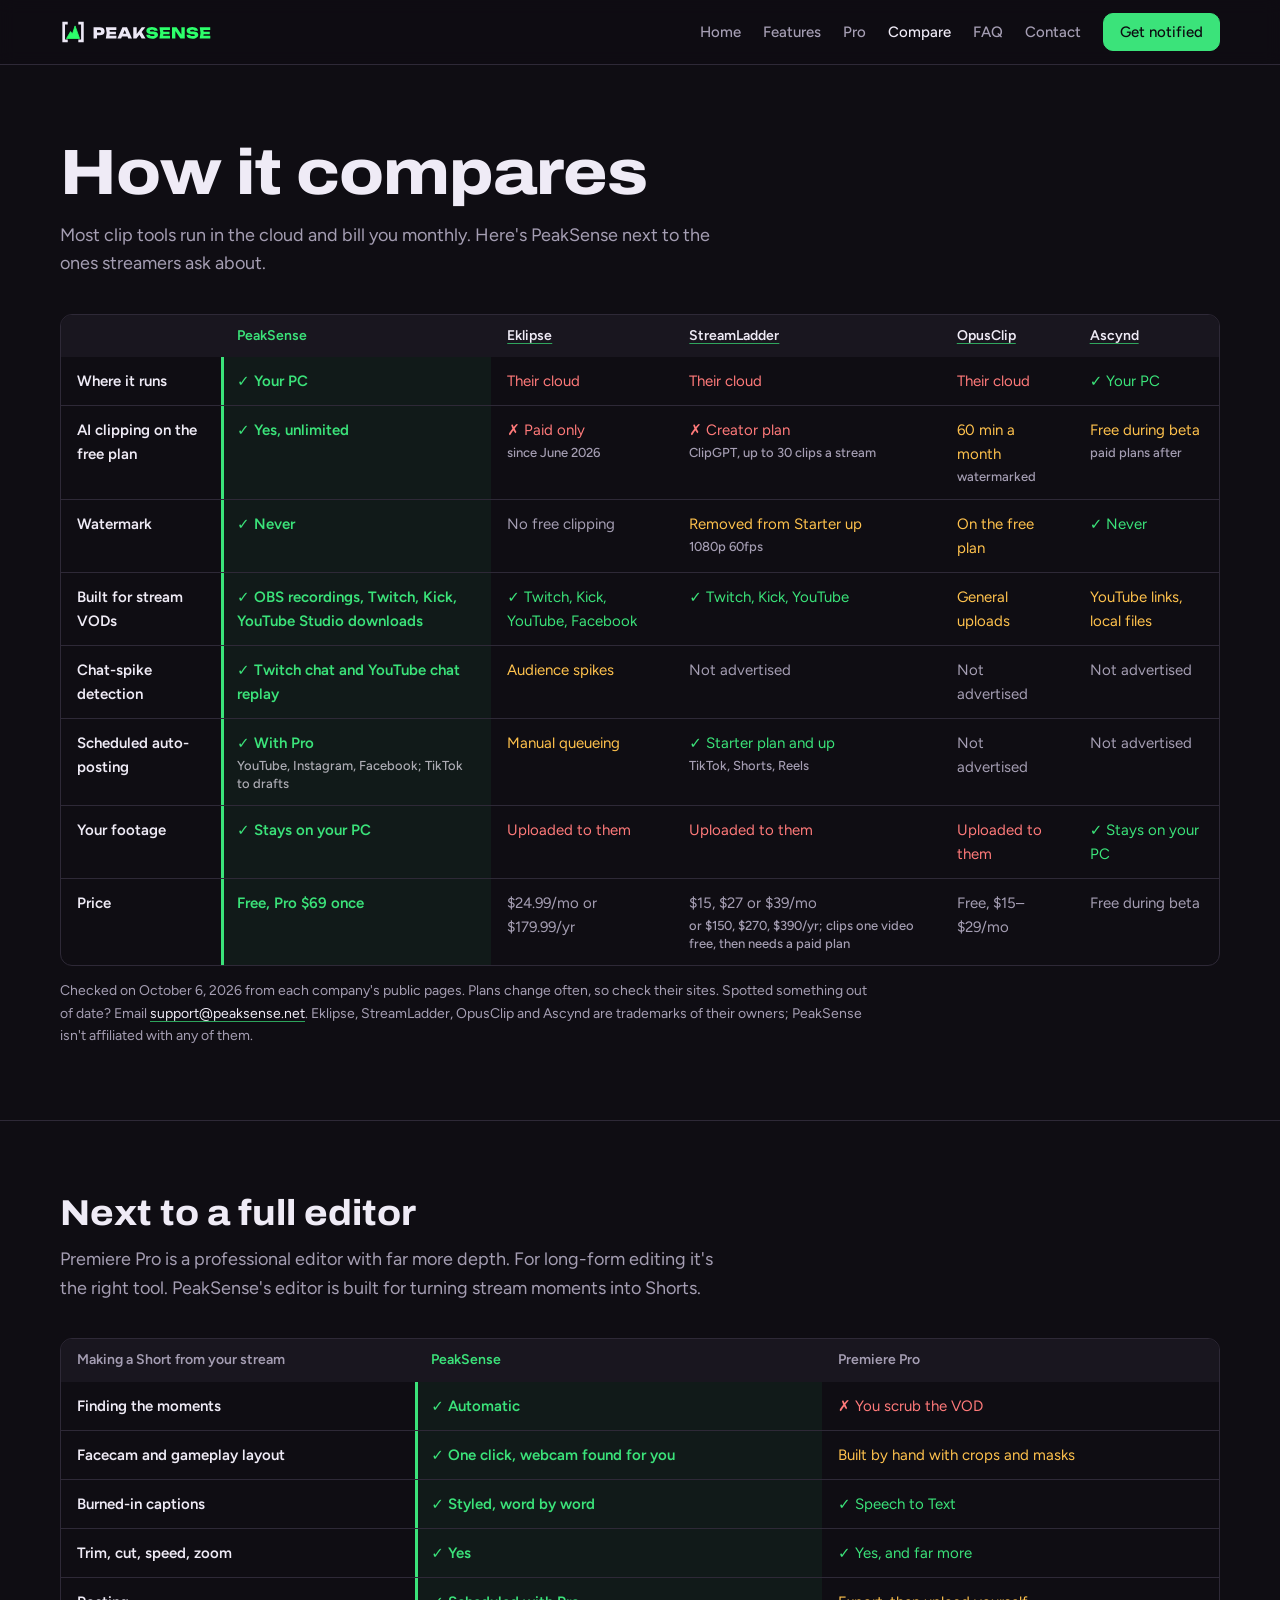
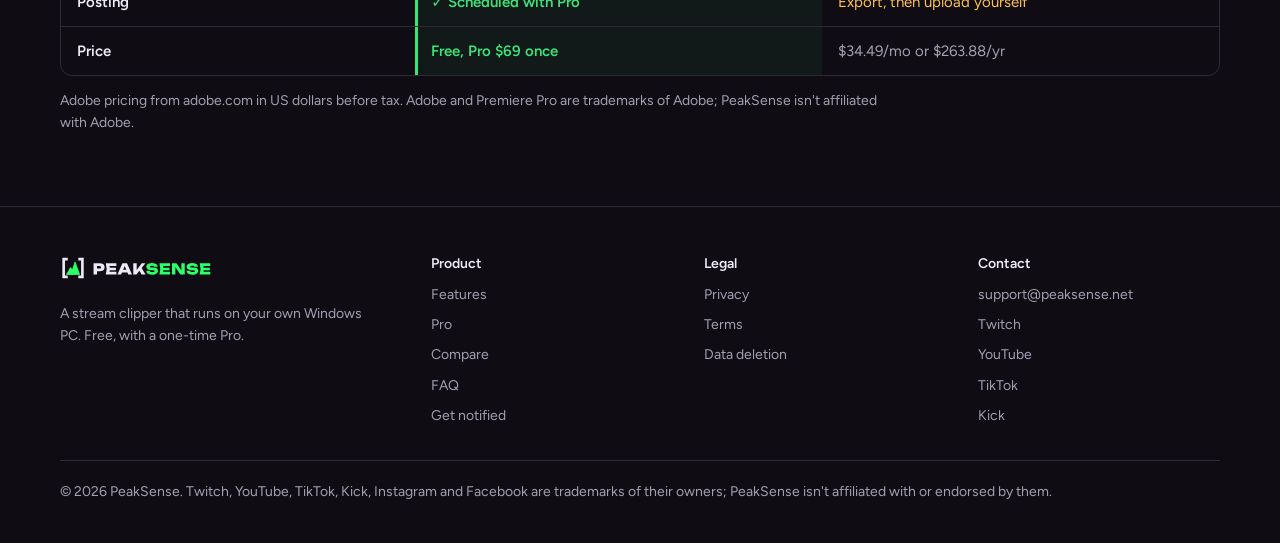
<file: compare.html>
<!DOCTYPE html>
<html lang="en">
<head>
<meta charset="UTF-8">
<meta name="viewport" content="width=device-width, initial-scale=1.0">
<title>Compare | PeakSense</title>
<meta name="description" content="PeakSense next to Eklipse, StreamLadder, OpusClip, Ascynd and Premiere Pro: where it runs, what's free, and what it costs.">
<link rel="canonical" href="https://peaksense.net/compare.html">
<meta name="theme-color" content="#0f0d13">
<meta property="og:type" content="website">
<meta property="og:url" content="https://peaksense.net/compare.html">
<meta property="og:site_name" content="PeakSense">
<meta property="og:title" content="Compare | PeakSense">
<meta property="og:description" content="PeakSense next to Eklipse, StreamLadder, OpusClip, Ascynd and Premiere Pro: where it runs, what's free, and what it costs.">
<meta property="og:image" content="https://peaksense.net/og.png">
<meta property="og:image:width" content="1200">
<meta property="og:image:height" content="630">
<meta property="og:image:alt" content="The PeakSense logo on black">
<meta name="twitter:card" content="summary_large_image">
<meta name="twitter:title" content="Compare | PeakSense">
<meta name="twitter:description" content="PeakSense next to Eklipse, StreamLadder, OpusClip, Ascynd and Premiere Pro: where it runs, what's free, and what it costs.">
<meta name="twitter:image" content="https://peaksense.net/og.png">
<link rel="icon" href="favicon.ico?v=3" sizes="any">
<link rel="icon" href="favicon.svg?v=3" type="image/svg+xml">
<link rel="apple-touch-icon" href="apple-touch-icon.png">
<link rel="manifest" href="site.webmanifest">
<link rel="preload" href="fonts/Archivo-latin-var.woff2" as="font" type="font/woff2" crossorigin>
<link rel="preload" href="fonts/Figtree-latin-var.woff2" as="font" type="font/woff2" crossorigin>
<link rel="stylesheet" href="site.css">
</head>
<body>
<a class="skip" href="#main">Skip to content</a>
<header class="nav" id="top">
  <div class="wrap">
    <a class="brand" href="./" aria-label="PeakSense home"><img src="brand/peaksense-logo-dark.svg" alt="PeakSense" width="152" height="26"></a>
    <button class="nav-toggle" type="button" aria-expanded="false" aria-controls="navLinks">Menu</button>
    <nav class="nav-links" id="navLinks" aria-label="Main">
      <a href="./">Home</a>
      <a href="features.html">Features</a>
      <a href="pro.html">Pro</a>
      <a href="compare.html" aria-current="page">Compare</a>
      <a href="faq.html">FAQ</a>
      <a href="mailto:support@peaksense.net">Contact</a>
      <a class="btn btn-primary" href="./#notify">Get notified</a>
    </nav>
  </div>
</header>
<main id="main">
<section aria-labelledby="cmpTitle">
  <div class="wrap">
    <div class="section-head">
      <h1 id="cmpTitle">How it compares</h1>
      <p>Most clip tools run in the cloud and bill you monthly. Here's PeakSense next to the ones streamers ask about.</p>
    </div>
    <p class="swipe-hint" aria-hidden="true">Swipe the table to see every app &rarr;</p>
    <div class="table-wrap wide-table">
      <table>
        <thead><tr><th scope="col"><span class="sr-only">What you get</span></th><th scope="col" class="us">PeakSense</th><th scope="col"><a href="https://eklipse.gg/pricing">Eklipse</a></th><th scope="col"><a href="https://streamladder.com/pricing">StreamLadder</a></th><th scope="col"><a href="https://www.opus.pro/pricing">OpusClip</a></th><th scope="col"><a href="https://ascynd.com">Ascynd</a></th></tr></thead>
        <tbody>
          <tr><th scope="row">Where it runs</th><td class="us">✓ Your PC</td><td class="no">Their cloud</td><td class="no">Their cloud</td><td class="no">Their cloud</td><td class="yes">✓ Your PC</td></tr>
          <tr><th scope="row">AI clipping on the free plan</th><td class="us">✓ Yes, unlimited</td><td class="no">✗ Paid only<span class="sub">since June 2026</span></td><td class="no">✗ Creator plan<span class="sub">ClipGPT, up to 30 clips a stream</span></td><td class="partial">60 min a month<span class="sub">watermarked</span></td><td class="partial">Free during beta<span class="sub">paid plans after</span></td></tr>
          <tr><th scope="row">Watermark</th><td class="us">✓ Never</td><td class="na">No free clipping</td><td class="partial">Removed from Starter up<span class="sub">1080p 60fps</span></td><td class="partial">On the free plan</td><td class="yes">✓ Never</td></tr>
          <tr><th scope="row">Built for stream VODs</th><td class="us">✓ OBS recordings, Twitch, Kick, YouTube Studio downloads</td><td class="yes">✓ Twitch, Kick, YouTube, Facebook</td><td class="yes">✓ Twitch, Kick, YouTube</td><td class="partial">General uploads</td><td class="partial">YouTube links, local files</td></tr>
          <tr><th scope="row">Chat-spike detection</th><td class="us">✓ Twitch chat and YouTube chat replay</td><td class="partial">Audience spikes</td><td class="na">Not advertised</td><td class="na">Not advertised</td><td class="na">Not advertised</td></tr>
          <tr><th scope="row">Scheduled auto-posting</th><td class="us">✓ With Pro<span class="sub">YouTube, Instagram, Facebook; TikTok to drafts</span></td><td class="partial">Manual queueing</td><td class="yes">✓ Starter plan and up<span class="sub">TikTok, Shorts, Reels</span></td><td class="na">Not advertised</td><td class="na">Not advertised</td></tr>
          <tr><th scope="row">Your footage</th><td class="us">✓ Stays on your PC</td><td class="no">Uploaded to them</td><td class="no">Uploaded to them</td><td class="no">Uploaded to them</td><td class="yes">✓ Stays on your PC</td></tr>
          <tr><th scope="row">Price</th><td class="us">Free, Pro $69 once</td><td class="na">$24.99/mo or $179.99/yr</td><td class="na">$15, $27 or $39/mo<span class="sub">or $150, $270, $390/yr; clips one video free, then needs a paid plan</span></td><td class="na">Free, $15&ndash;$29/mo</td><td class="na">Free during beta</td></tr>
        </tbody>
      </table>
    </div>
    <p class="note">Checked on October 6, 2026 from each company's public pages. Plans change often, so check their sites. Spotted something out of date? Email <a href="mailto:support@peaksense.net">support@peaksense.net</a>. Eklipse, StreamLadder, OpusClip and Ascynd are trademarks of their owners; PeakSense isn't affiliated with any of them.</p>
  </div>
</section>

<section aria-labelledby="premTitle">
  <div class="wrap">
    <div class="section-head">
      <h2 id="premTitle">Next to a full editor</h2>
      <p>Premiere Pro is a professional editor with far more depth. For long-form editing it's the right tool. PeakSense's editor is built for turning stream moments into Shorts.</p>
    </div>
    <div class="table-wrap">
      <table>
        <thead><tr><th scope="col">Making a Short from your stream</th><th scope="col" class="us">PeakSense</th><th scope="col">Premiere Pro</th></tr></thead>
        <tbody>
          <tr><th scope="row">Finding the moments</th><td class="us">✓ Automatic</td><td class="no">✗ You scrub the VOD</td></tr>
          <tr><th scope="row">Facecam and gameplay layout</th><td class="us">✓ One click, webcam found for you</td><td class="partial">Built by hand with crops and masks</td></tr>
          <tr><th scope="row">Burned-in captions</th><td class="us">✓ Styled, word by word</td><td class="yes">✓ Speech to Text</td></tr>
          <tr><th scope="row">Trim, cut, speed, zoom</th><td class="us">✓ Yes</td><td class="yes">✓ Yes, and far more</td></tr>
          <tr><th scope="row">Posting</th><td class="us">✓ Scheduled with Pro</td><td class="partial">Export, then upload yourself</td></tr>
          <tr><th scope="row">Price</th><td class="us">Free, Pro $69 once</td><td class="na">$34.49/mo or $263.88/yr</td></tr>
        </tbody>
      </table>
    </div>
    <p class="note">Adobe pricing from adobe.com in US dollars before tax. Adobe and Premiere Pro are trademarks of Adobe; PeakSense isn't affiliated with Adobe.</p>
  </div>
</section>
</main>
<footer>
  <div class="wrap">
    <div>
      <a class="brand" href="./" aria-label="PeakSense home"><img src="brand/peaksense-logo-dark.svg" alt="PeakSense" width="152" height="26"></a>
      <p style="margin-top:14px; max-width:320px;">A stream clipper that runs on your own Windows PC. Free, with a one-time Pro.</p>
    </div>
    <div>
      <h2>Product</h2>
      <ul>
        <li><a href="features.html">Features</a></li>
        <li><a href="pro.html">Pro</a></li>
        <li><a href="compare.html">Compare</a></li>
        <li><a href="faq.html">FAQ</a></li>
        <li><a href="./#notify">Get notified</a></li>
      </ul>
    </div>
    <div>
      <h2>Legal</h2>
      <ul>
        <li><a href="privacy.html">Privacy</a></li>
        <li><a href="terms.html">Terms</a></li>
        <li><a href="data-deletion.html">Data deletion</a></li>
      </ul>
    </div>
    <div>
      <h2>Contact</h2>
      <ul>
        <li><a href="mailto:support@peaksense.net">support@peaksense.net</a></li>
        <li><a href="https://www.twitch.tv/grimmortaldread">Twitch</a></li>
        <li><a href="https://www.youtube.com/@grimmortaldread">YouTube</a></li>
        <li><a href="https://www.tiktok.com/@grimmortaldread">TikTok</a></li>
        <li><a href="https://kick.com/grimmortaldread">Kick</a></li>
      </ul>
    </div>
    <p class="legal">&copy; 2026 PeakSense. Twitch, YouTube, TikTok, Kick, Instagram and Facebook are trademarks of their owners; PeakSense isn't affiliated with or endorsed by them.</p>
  </div>
</footer>
<script src="site.js"></script>
</body>
</html>
</file>
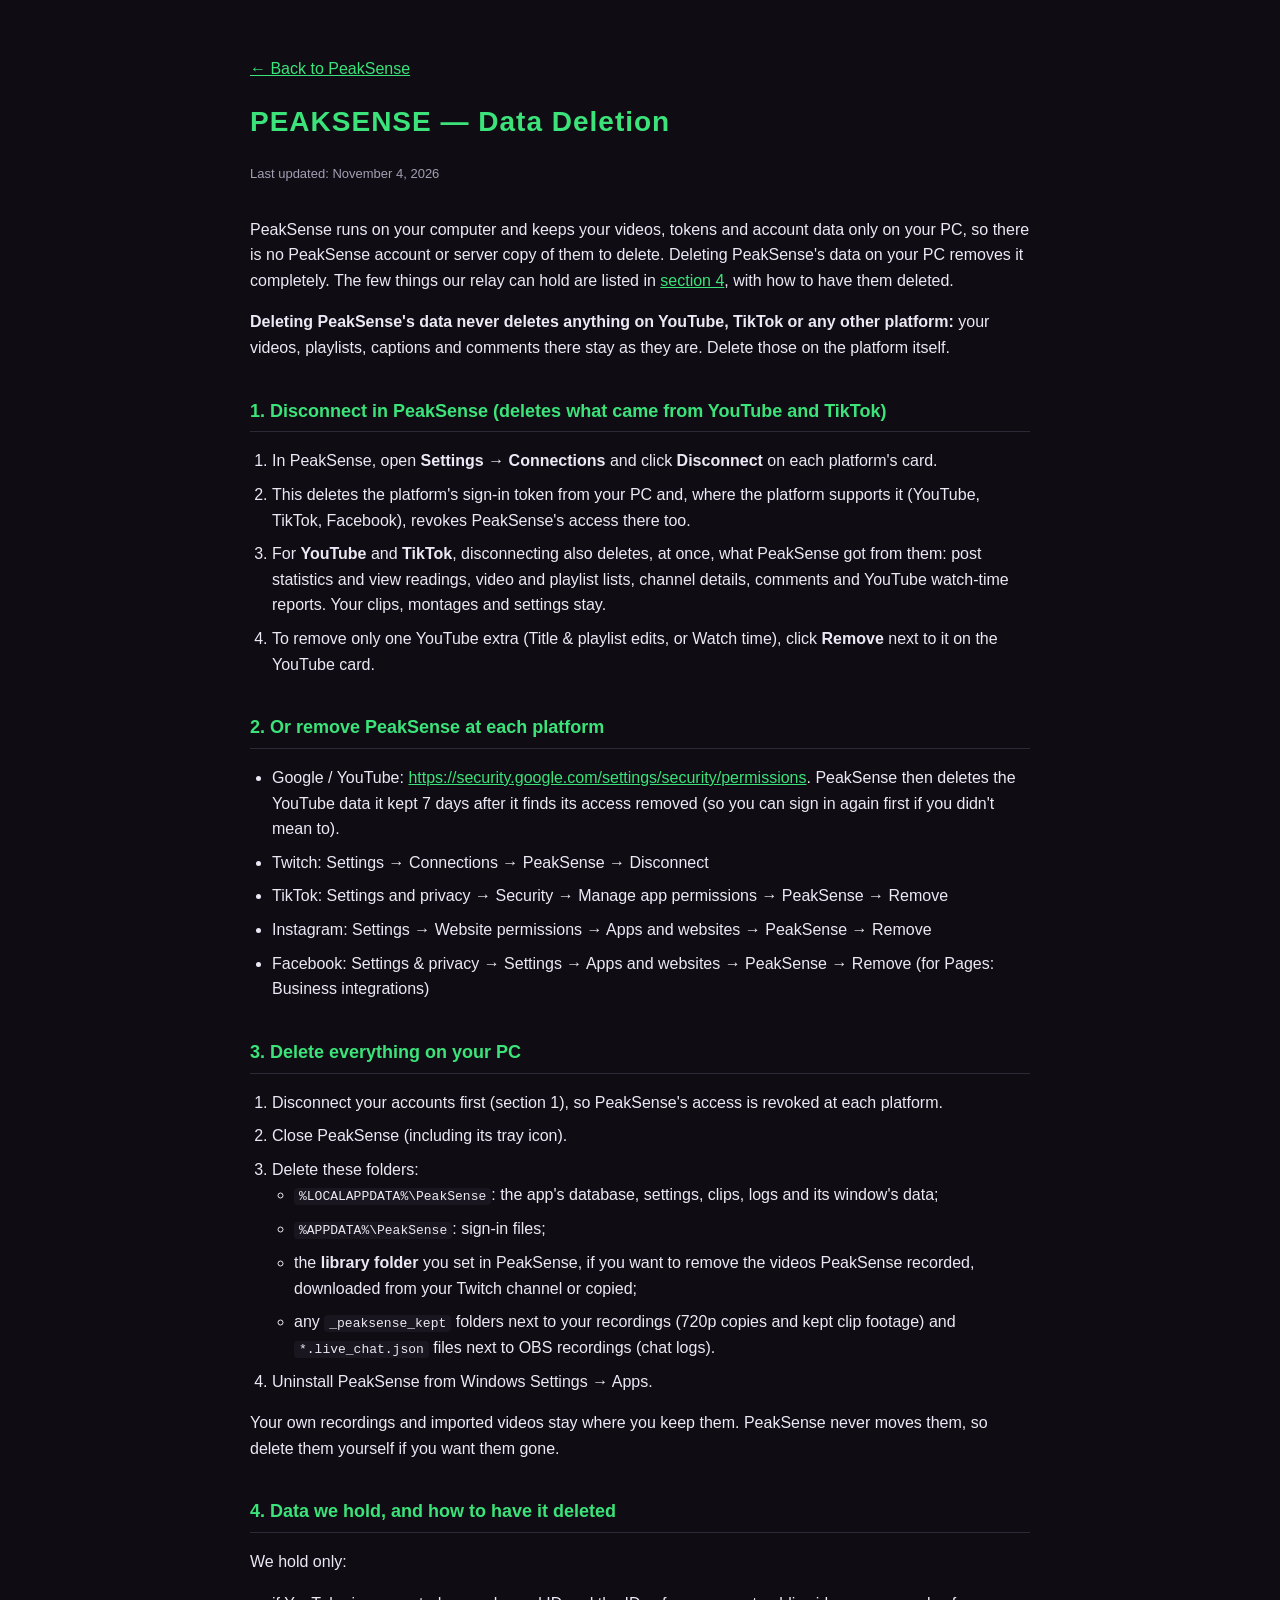
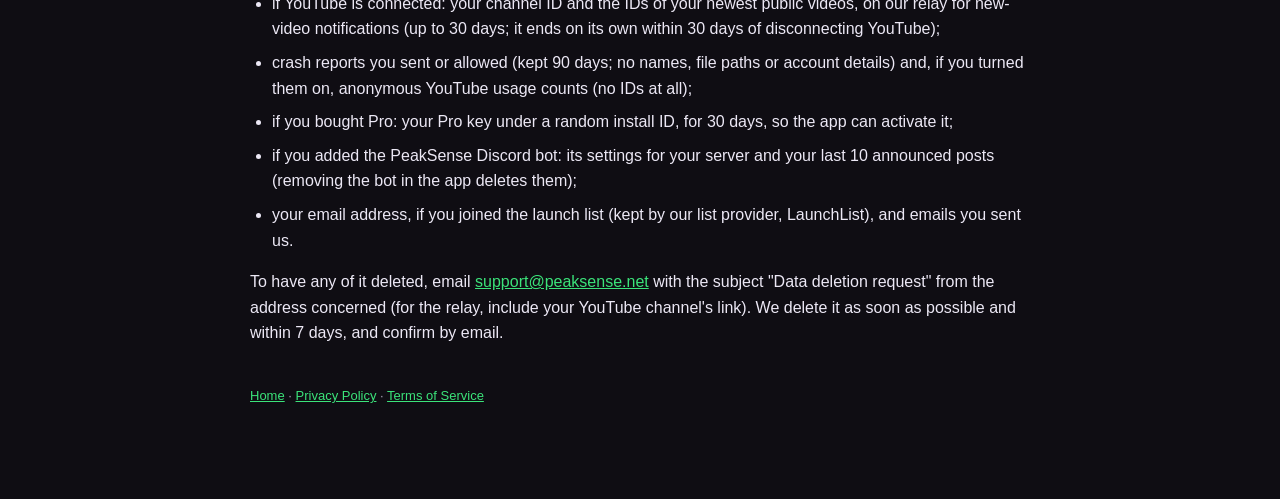
<file: data-deletion.html>
<!DOCTYPE html>
<html lang="en">
<head>
<meta charset="UTF-8">
<meta name="viewport" content="width=device-width, initial-scale=1">
<link rel="icon" href="favicon.ico?v=3" sizes="any">
<link rel="icon" href="favicon.svg?v=3" type="image/svg+xml">
<link rel="apple-touch-icon" href="apple-touch-icon.png">
<title>PeakSense — Data Deletion</title>
<meta name="description" content="How to delete your PeakSense data and revoke its access to YouTube, Twitch, TikTok, Instagram and Facebook.">
<link rel="canonical" href="https://peaksense.net/data-deletion.html">
<style>
  body {
    background: #0f0d13;
    color: #ece8f5;
    font-family: 'Segoe UI', sans-serif;
    max-width: 780px;
    margin: 0 auto;
    padding: 40px 24px 80px;
    line-height: 1.6;
  }
  h1 { color: #3be37a; letter-spacing: 1px; font-size: 28px; }
  h2 { color: #3be37a; font-size: 18px; margin-top: 36px; border-bottom: 1px solid #2e2937; padding-bottom: 6px; }
  a { color: #3be37a; overflow-wrap: anywhere; }
  .updated { color: #a59eb3; font-size: 13px; margin-bottom: 32px; }
  ol, ul { padding-left: 22px; }
  li { margin-bottom: 8px; }
  code { background: #19161f; padding: 1px 5px; border-radius: 4px; font-size: 13px; }
</style>
</head>
<body>
  <p><a href="./">← Back to PeakSense</a></p>
  <h1>PEAKSENSE — Data Deletion</h1>
  <div class="updated">Last updated: November 4, 2026</div>

  <p>PeakSense runs on your computer and keeps your videos, tokens and account data only on your PC, so there is no PeakSense account or server copy of them to delete. Deleting PeakSense's data on your PC removes it completely. The few things our relay can hold are listed in <a href="#ours">section 4</a>, with how to have them deleted.</p>
  <p><strong>Deleting PeakSense's data never deletes anything on YouTube, TikTok or any other platform:</strong> your videos, playlists, captions and comments there stay as they are. Delete those on the platform itself.</p>

  <h2>1. Disconnect in PeakSense (deletes what came from YouTube and TikTok)</h2>
  <ol>
    <li>In PeakSense, open <strong>Settings → Connections</strong> and click <strong>Disconnect</strong> on each platform's card.</li>
    <li>This deletes the platform's sign-in token from your PC and, where the platform supports it (YouTube, TikTok, Facebook), revokes PeakSense's access there too.</li>
    <li>For <strong>YouTube</strong> and <strong>TikTok</strong>, disconnecting also deletes, at once, what PeakSense got from them: post statistics and view readings, video and playlist lists, channel details, comments and YouTube watch-time reports. Your clips, montages and settings stay.</li>
    <li>To remove only one YouTube extra (Title &amp; playlist edits, or Watch time), click <strong>Remove</strong> next to it on the YouTube card.</li>
  </ol>

  <h2>2. Or remove PeakSense at each platform</h2>
  <ul>
    <li>Google / YouTube: <a href="https://security.google.com/settings/security/permissions" target="_blank" rel="noopener">https://security.google.com/settings/security/permissions</a>. PeakSense then deletes the YouTube data it kept 7 days after it finds its access removed (so you can sign in again first if you didn't mean to).</li>
    <li>Twitch: Settings → Connections → PeakSense → Disconnect</li>
    <li>TikTok: Settings and privacy → Security → Manage app permissions → PeakSense → Remove</li>
    <li>Instagram: Settings → Website permissions → Apps and websites → PeakSense → Remove</li>
    <li>Facebook: Settings &amp; privacy → Settings → Apps and websites → PeakSense → Remove (for Pages: Business integrations)</li>
  </ul>

  <h2>3. Delete everything on your PC</h2>
  <ol>
    <li>Disconnect your accounts first (section 1), so PeakSense's access is revoked at each platform.</li>
    <li>Close PeakSense (including its tray icon).</li>
    <li>Delete these folders:
      <ul>
        <li><code>%LOCALAPPDATA%\PeakSense</code>: the app's database, settings, clips, logs and its window's data;</li>
        <li><code>%APPDATA%\PeakSense</code>: sign-in files;</li>
        <li>the <strong>library folder</strong> you set in PeakSense, if you want to remove the videos PeakSense recorded, downloaded from your Twitch channel or copied;</li>
        <li>any <code>_peaksense_kept</code> folders next to your recordings (720p copies and kept clip footage) and <code>*.live_chat.json</code> files next to OBS recordings (chat logs).</li>
      </ul>
    </li>
    <li>Uninstall PeakSense from Windows Settings → Apps.</li>
  </ol>
  <p>Your own recordings and imported videos stay where you keep them. PeakSense never moves them, so delete them yourself if you want them gone.</p>

  <h2 id="ours">4. Data we hold, and how to have it deleted</h2>
  <p>We hold only:</p>
  <ul>
    <li>if YouTube is connected: your channel ID and the IDs of your newest public videos, on our relay for new-video notifications (up to 30 days; it ends on its own within 30 days of disconnecting YouTube);</li>
    <li>crash reports you sent or allowed (kept 90 days; no names, file paths or account details) and, if you turned them on, anonymous YouTube usage counts (no IDs at all);</li>
    <li>if you bought Pro: your Pro key under a random install ID, for 30 days, so the app can activate it;</li>
    <li>if you added the PeakSense Discord bot: its settings for your server and your last 10 announced posts (removing the bot in the app deletes them);</li>
    <li>your email address, if you joined the launch list (kept by our list provider, LaunchList), and emails you sent us.</li>
  </ul>
  <p>To have any of it deleted, email <a href="mailto:support@peaksense.net?subject=Data%20deletion%20request">support@peaksense.net</a> with the subject "Data deletion request" from the address concerned (for the relay, include your YouTube channel's link). We delete it as soon as possible and within 7 days, and confirm by email.</p>

  <p style="margin-top:40px; font-size:13px; color:#a59eb3;"><a href="./">Home</a> · <a href="privacy.html">Privacy Policy</a> · <a href="terms.html">Terms of Service</a></p>
</body>
</html>
</file>
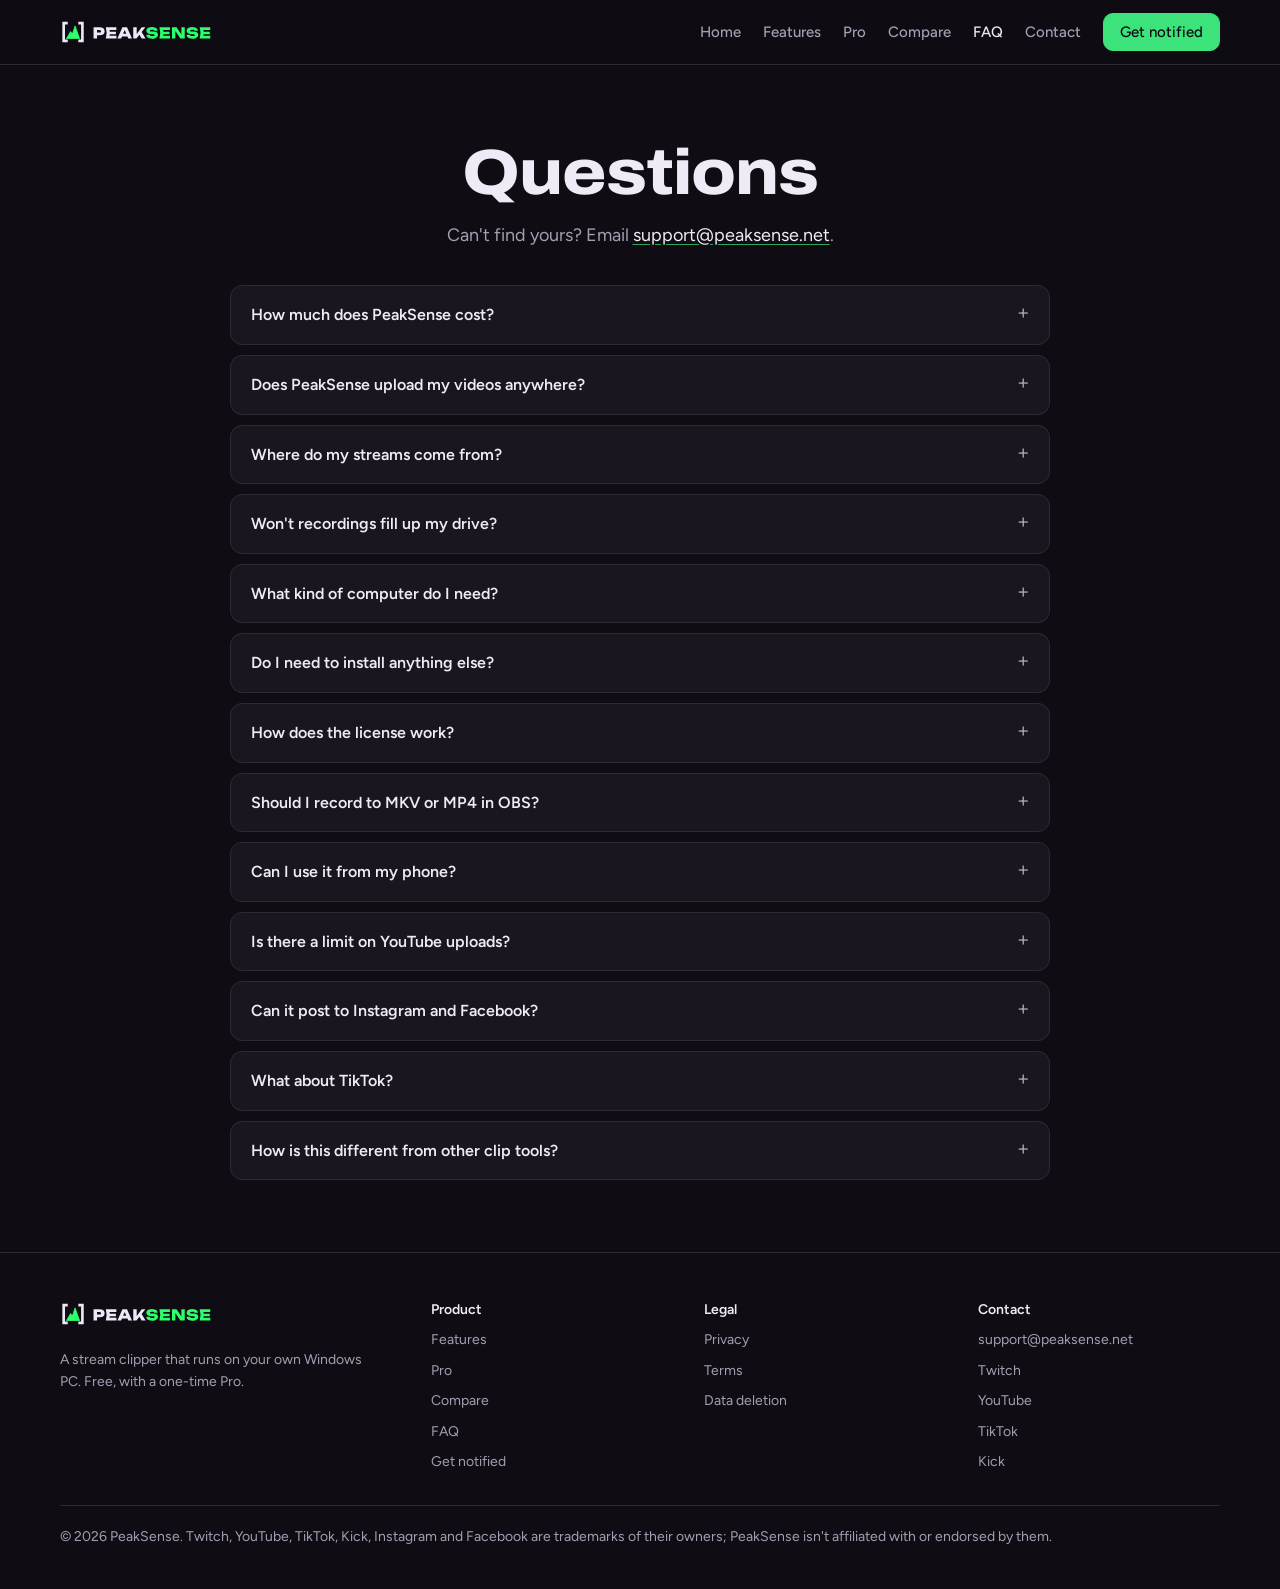
<file: faq.html>
<!DOCTYPE html>
<html lang="en">
<head>
<meta charset="UTF-8">
<meta name="viewport" content="width=device-width, initial-scale=1.0">
<title>FAQ | PeakSense</title>
<meta name="description" content="Answers about PeakSense: pricing, privacy, where streams come from, system requirements, licensing and posting limits.">
<link rel="canonical" href="https://peaksense.net/faq.html">
<meta name="theme-color" content="#0f0d13">
<meta property="og:type" content="website">
<meta property="og:url" content="https://peaksense.net/faq.html">
<meta property="og:site_name" content="PeakSense">
<meta property="og:title" content="FAQ | PeakSense">
<meta property="og:description" content="Answers about PeakSense: pricing, privacy, where streams come from, system requirements, licensing and posting limits.">
<meta property="og:image" content="https://peaksense.net/og.png">
<meta property="og:image:width" content="1200">
<meta property="og:image:height" content="630">
<meta property="og:image:alt" content="The PeakSense logo on black">
<meta name="twitter:card" content="summary_large_image">
<meta name="twitter:title" content="FAQ | PeakSense">
<meta name="twitter:description" content="Answers about PeakSense: pricing, privacy, where streams come from, system requirements, licensing and posting limits.">
<meta name="twitter:image" content="https://peaksense.net/og.png">
<link rel="icon" href="favicon.ico?v=3" sizes="any">
<link rel="icon" href="favicon.svg?v=3" type="image/svg+xml">
<link rel="apple-touch-icon" href="apple-touch-icon.png">
<link rel="manifest" href="site.webmanifest">
<link rel="preload" href="fonts/Archivo-latin-var.woff2" as="font" type="font/woff2" crossorigin>
<link rel="preload" href="fonts/Figtree-latin-var.woff2" as="font" type="font/woff2" crossorigin>
<link rel="stylesheet" href="site.css">
<script type="application/ld+json">
{
 "@context": "https://schema.org",
 "@type": "FAQPage",
 "mainEntity": [
  {
   "@type": "Question",
   "name": "How much does PeakSense cost?",
   "acceptedAnswer": {
    "@type": "Answer",
    "text": "The free version is the real product: no time limit, every tool, no caps and no watermark. Pro is a one-time $69 for everything that runs without a click, like automatic processing, scheduled posting and live capture on Twitch. No subscription, no per-clip charges."
   }
  },
  {
   "@type": "Question",
   "name": "Does PeakSense upload my videos anywhere?",
   "acceptedAnswer": {
    "@type": "Answer",
    "text": "No. Recording, detection, clipping and captions all run on your computer. PeakSense only goes online to do things you set up: check your own channel for new streams, download one of your own Twitch VODs, or post a clip to your own account. It never downloads from YouTube. The privacy policy lists exactly what's sent where."
   }
  },
  {
   "@type": "Question",
   "name": "Where do my streams come from?",
   "acceptedAnswer": {
    "@type": "Answer",
    "text": "The best way is to connect OBS: every stream lands in PeakSense when you stop, with moments already found. You can also drop in a file, watch a folder (YouTube Studio or Twitch downloads, ShadowPlay, ReLive), or pick a past broadcast from your own connected Twitch channel. Kick VODs work by pasting the link. For a stream you broadcast on YouTube, use your OBS recording or the file you download from YouTube Studio: PeakSense never downloads from YouTube."
   }
  },
  {
   "@type": "Question",
   "name": "Won't recordings fill up my drive?",
   "acceptedAnswer": {
    "@type": "Answer",
    "text": "By default PeakSense keeps the recordings it made for 30 days, then moves them to the Recycle Bin. You can change that, set a size limit, pin streams to keep, or shrink processed streams to a 720p copy plus full-quality footage around your clips. Your own files are never touched unless you allow it."
   }
  },
  {
   "@type": "Question",
   "name": "What kind of computer do I need?",
   "acceptedAnswer": {
    "@type": "Answer",
    "text": "A Windows 10 or 11 PC with about 20 GB free for the app and models, plus room for recordings. A graphics card makes it fast: NVIDIA or AMD both work, and PeakSense picks settings that suit yours the first time it starts. CPU-only PCs work too, just slower. Making logos and a mascot with AI happens on your graphics card as well, and works best with 8 GB of graphics memory or more."
   }
  },
  {
   "@type": "Question",
   "name": "Do I need to install anything else?",
   "acceptedAnswer": {
    "@type": "Answer",
    "text": "No. Optional free extras unlock more: OBS Studio 28 or newer to record and watch your streams live, Ollama for AI scoring, and a Hugging Face account for labelling who's talking on co-streams."
   }
  },
  {
   "@type": "Question",
   "name": "How does the license work?",
   "acceptedAnswer": {
    "@type": "Answer",
    "text": "You get a key that starts with PS-. Paste it into Settings and you're done. It never expires and is checked offline."
   }
  },
  {
   "@type": "Question",
   "name": "Should I record to MKV or MP4 in OBS?",
   "acceptedAnswer": {
    "@type": "Answer",
    "text": "Keep OBS on MKV (or Hybrid MP4). MKV survives a crash or power cut. When your stream ends, PeakSense converts it to MP4 in seconds without re-encoding, so there's no quality loss."
   }
  },
  {
   "@type": "Question",
   "name": "Can I use it from my phone?",
   "acceptedAnswer": {
    "@type": "Answer",
    "text": "Yes, while PeakSense runs on your PC. Install Tailscale on both, set a password in Settings, Phone access, and scan the QR code. Your phone gets the dashboard and a big Mark this moment button. PeakSense is never opened to your Wi-Fi or the internet."
   }
  },
  {
   "@type": "Question",
   "name": "Is there a limit on YouTube uploads?",
   "acceptedAnswer": {
    "@type": "Answer",
    "text": "Not from us. YouTube limits how many videos an app can upload per day, and until PeakSense completes YouTube's review, uploads from it stay private. PeakSense shows how much of the daily limit is left."
   }
  },
  {
   "@type": "Question",
   "name": "Can it post to Instagram and Facebook?",
   "acceptedAnswer": {
    "@type": "Answer",
    "text": "Yes, as Reels. Instagram needs a Creator or Business account, a free switch in Instagram's settings. Facebook Pages can be connected separately. Until Meta finishes reviewing PeakSense, posting there is limited to test accounts."
   }
  },
  {
   "@type": "Question",
   "name": "What about TikTok?",
   "acceptedAnswer": {
    "@type": "Answer",
    "text": "Until PeakSense finishes TikTok's audit, posts land as private (only you can see them), and scheduled clips go to your drafts. The dashboard says so plainly."
   }
  },
  {
   "@type": "Question",
   "name": "How is this different from other clip tools?",
   "acceptedAnswer": {
    "@type": "Answer",
    "text": "Most clip tools start once the VOD exists and stop once the clip is cut. PeakSense covers the whole thing: your logo and overlays before you go live, marking moments while you play, then clips, montages, recaps, thumbnails and a posting schedule after. It runs on your computer, so your footage never gets uploaded, and there are no credits. The comparison has the details."
   }
  }
 ]
}
</script>
</head>
<body>
<a class="skip" href="#main">Skip to content</a>
<header class="nav" id="top">
  <div class="wrap">
    <a class="brand" href="./" aria-label="PeakSense home"><img src="brand/peaksense-logo-dark.svg" alt="PeakSense" width="152" height="26"></a>
    <button class="nav-toggle" type="button" aria-expanded="false" aria-controls="navLinks">Menu</button>
    <nav class="nav-links" id="navLinks" aria-label="Main">
      <a href="./">Home</a>
      <a href="features.html">Features</a>
      <a href="pro.html">Pro</a>
      <a href="compare.html">Compare</a>
      <a href="faq.html" aria-current="page">FAQ</a>
      <a href="mailto:support@peaksense.net">Contact</a>
      <a class="btn btn-primary" href="./#notify">Get notified</a>
    </nav>
  </div>
</header>
<main id="main">
<section aria-labelledby="faqTitle">
  <div class="wrap">
    <div class="section-head head-center">
      <h1 id="faqTitle">Questions</h1>
      <p>Can't find yours? Email <a href="mailto:support@peaksense.net">support@peaksense.net</a>.</p>
    </div>
    <div class="faq">
      <details><summary>How much does PeakSense cost?</summary><p>The free version is the real product: no time limit, every tool, no caps and no watermark. Pro is a one-time $69 for everything that runs without a click, like automatic processing, scheduled posting and live capture on Twitch. No subscription, no per-clip charges.</p></details>
      <details><summary>Does PeakSense upload my videos anywhere?</summary><p>No. Recording, detection, clipping and captions all run on your computer. PeakSense only goes online to do things you set up: check your own channel for new streams, download one of your own Twitch VODs, or post a clip to your own account. It never downloads from YouTube. The <a href="privacy.html">privacy policy</a> lists exactly what's sent where.</p></details>
      <details><summary>Where do my streams come from?</summary><p>The best way is to connect OBS: every stream lands in PeakSense when you stop, with moments already found. You can also drop in a file, watch a folder (YouTube Studio or Twitch downloads, ShadowPlay, ReLive), or pick a past broadcast from your own connected Twitch channel. Kick VODs work by pasting the link. For a stream you broadcast on YouTube, use your OBS recording or the file you download from YouTube Studio: PeakSense never downloads from YouTube.</p></details>
      <details><summary>Won't recordings fill up my drive?</summary><p>By default PeakSense keeps the recordings it made for 30 days, then moves them to the Recycle Bin. You can change that, set a size limit, pin streams to keep, or shrink processed streams to a 720p copy plus full-quality footage around your clips. Your own files are never touched unless you allow it.</p></details>
      <details><summary>What kind of computer do I need?</summary><p>A Windows 10 or 11 PC with about 20 GB free for the app and models, plus room for recordings. A graphics card makes it fast: NVIDIA or AMD both work, and PeakSense picks settings that suit yours the first time it starts. CPU-only PCs work too, just slower. Making logos and a mascot with AI happens on your graphics card as well, and works best with 8 GB of graphics memory or more.</p></details>
      <details><summary>Do I need to install anything else?</summary><p>No. Optional free extras unlock more: OBS Studio 28 or newer to record and watch your streams live, Ollama for AI scoring, and a Hugging Face account for labelling who's talking on co-streams.</p></details>
      <details><summary>How does the license work?</summary><p>You get a key that starts with PS-. Paste it into Settings and you're done. It never expires and is checked offline.</p></details>
      <details><summary>Should I record to MKV or MP4 in OBS?</summary><p>Keep OBS on MKV (or Hybrid MP4). MKV survives a crash or power cut. When your stream ends, PeakSense converts it to MP4 in seconds without re-encoding, so there's no quality loss.</p></details>
      <details><summary>Can I use it from my phone?</summary><p>Yes, while PeakSense runs on your PC. Install Tailscale on both, set a password in Settings, Phone access, and scan the QR code. Your phone gets the dashboard and a big Mark this moment button. PeakSense is never opened to your Wi-Fi or the internet.</p></details>
      <details><summary>Is there a limit on YouTube uploads?</summary><p>Not from us. YouTube limits how many videos an app can upload per day, and until PeakSense completes YouTube's review, uploads from it stay private. PeakSense shows how much of the daily limit is left.</p></details>
      <details><summary>Can it post to Instagram and Facebook?</summary><p>Yes, as Reels. Instagram needs a Creator or Business account, a free switch in Instagram's settings. Facebook Pages can be connected separately. Until Meta finishes reviewing PeakSense, posting there is limited to test accounts.</p></details>
      <details><summary>What about TikTok?</summary><p>Until PeakSense finishes TikTok's audit, posts land as private (only you can see them), and scheduled clips go to your drafts. The dashboard says so plainly.</p></details>
      <details><summary>How is this different from other clip tools?</summary><p>Most clip tools start once the VOD exists and stop once the clip is cut. PeakSense covers the whole thing: your logo and overlays before you go live, marking moments while you play, then clips, montages, recaps, thumbnails and a posting schedule after. It runs on your computer, so your footage never gets uploaded, and there are no credits. The <a href="compare.html">comparison</a> has the details.</p></details>
    </div>
  </div>
</section>
</main>
<footer>
  <div class="wrap">
    <div>
      <a class="brand" href="./" aria-label="PeakSense home"><img src="brand/peaksense-logo-dark.svg" alt="PeakSense" width="152" height="26"></a>
      <p style="margin-top:14px; max-width:320px;">A stream clipper that runs on your own Windows PC. Free, with a one-time Pro.</p>
    </div>
    <div>
      <h2>Product</h2>
      <ul>
        <li><a href="features.html">Features</a></li>
        <li><a href="pro.html">Pro</a></li>
        <li><a href="compare.html">Compare</a></li>
        <li><a href="faq.html">FAQ</a></li>
        <li><a href="./#notify">Get notified</a></li>
      </ul>
    </div>
    <div>
      <h2>Legal</h2>
      <ul>
        <li><a href="privacy.html">Privacy</a></li>
        <li><a href="terms.html">Terms</a></li>
        <li><a href="data-deletion.html">Data deletion</a></li>
      </ul>
    </div>
    <div>
      <h2>Contact</h2>
      <ul>
        <li><a href="mailto:support@peaksense.net">support@peaksense.net</a></li>
        <li><a href="https://www.twitch.tv/grimmortaldread">Twitch</a></li>
        <li><a href="https://www.youtube.com/@grimmortaldread">YouTube</a></li>
        <li><a href="https://www.tiktok.com/@grimmortaldread">TikTok</a></li>
        <li><a href="https://kick.com/grimmortaldread">Kick</a></li>
      </ul>
    </div>
    <p class="legal">&copy; 2026 PeakSense. Twitch, YouTube, TikTok, Kick, Instagram and Facebook are trademarks of their owners; PeakSense isn't affiliated with or endorsed by them.</p>
  </div>
</footer>
<script src="site.js"></script>
</body>
</html>
</file>
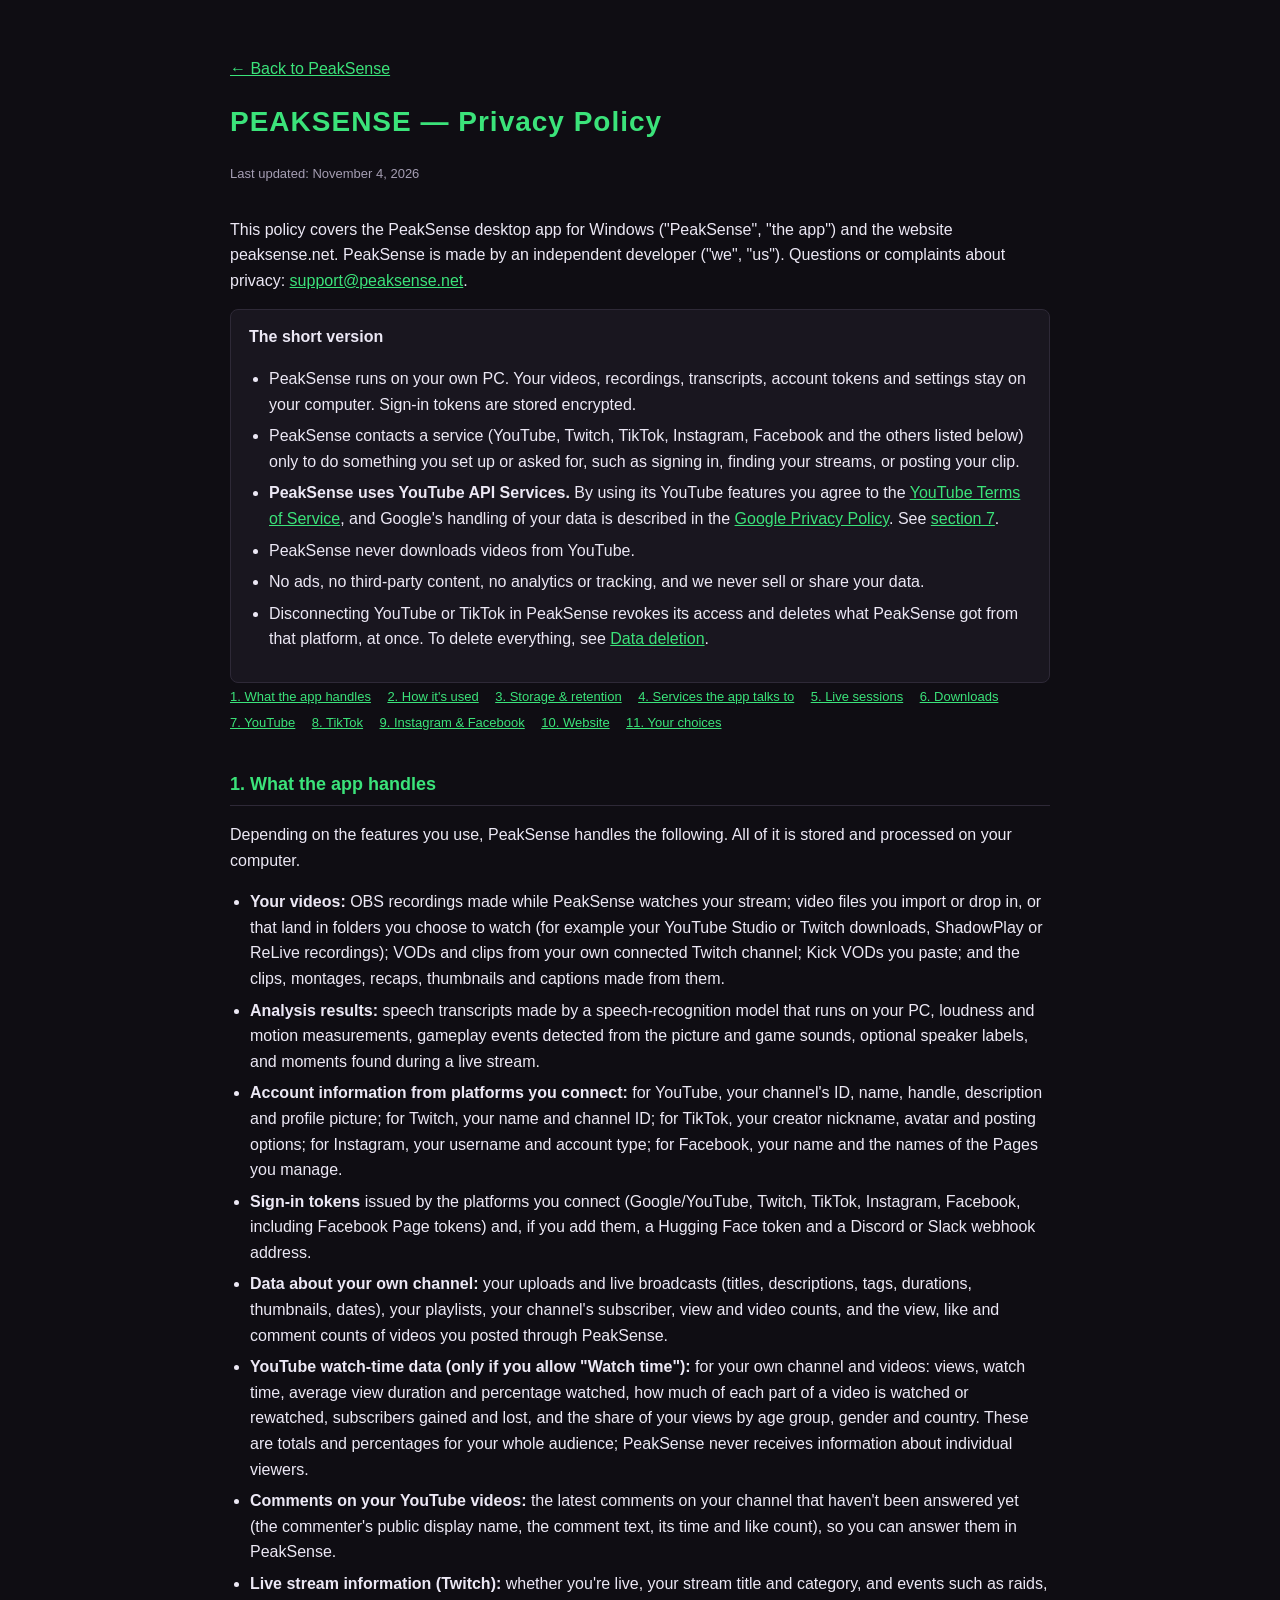
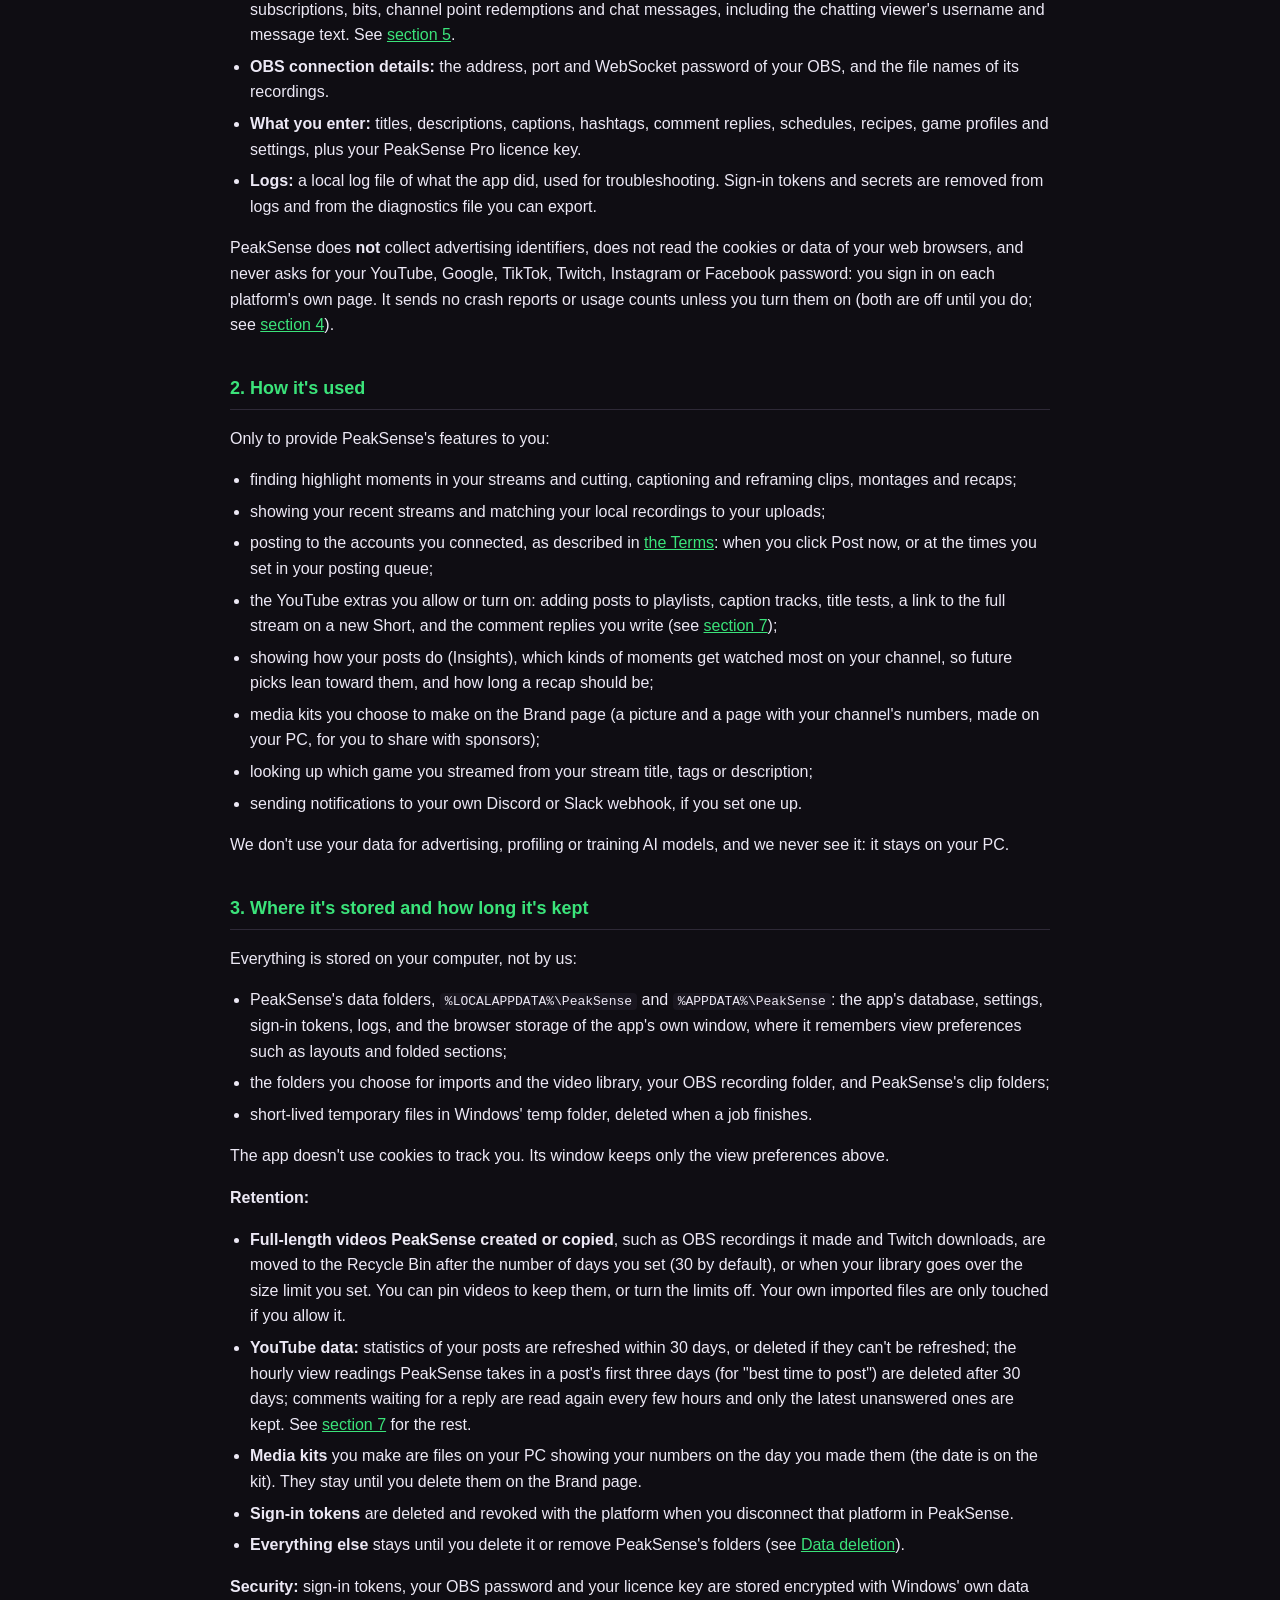
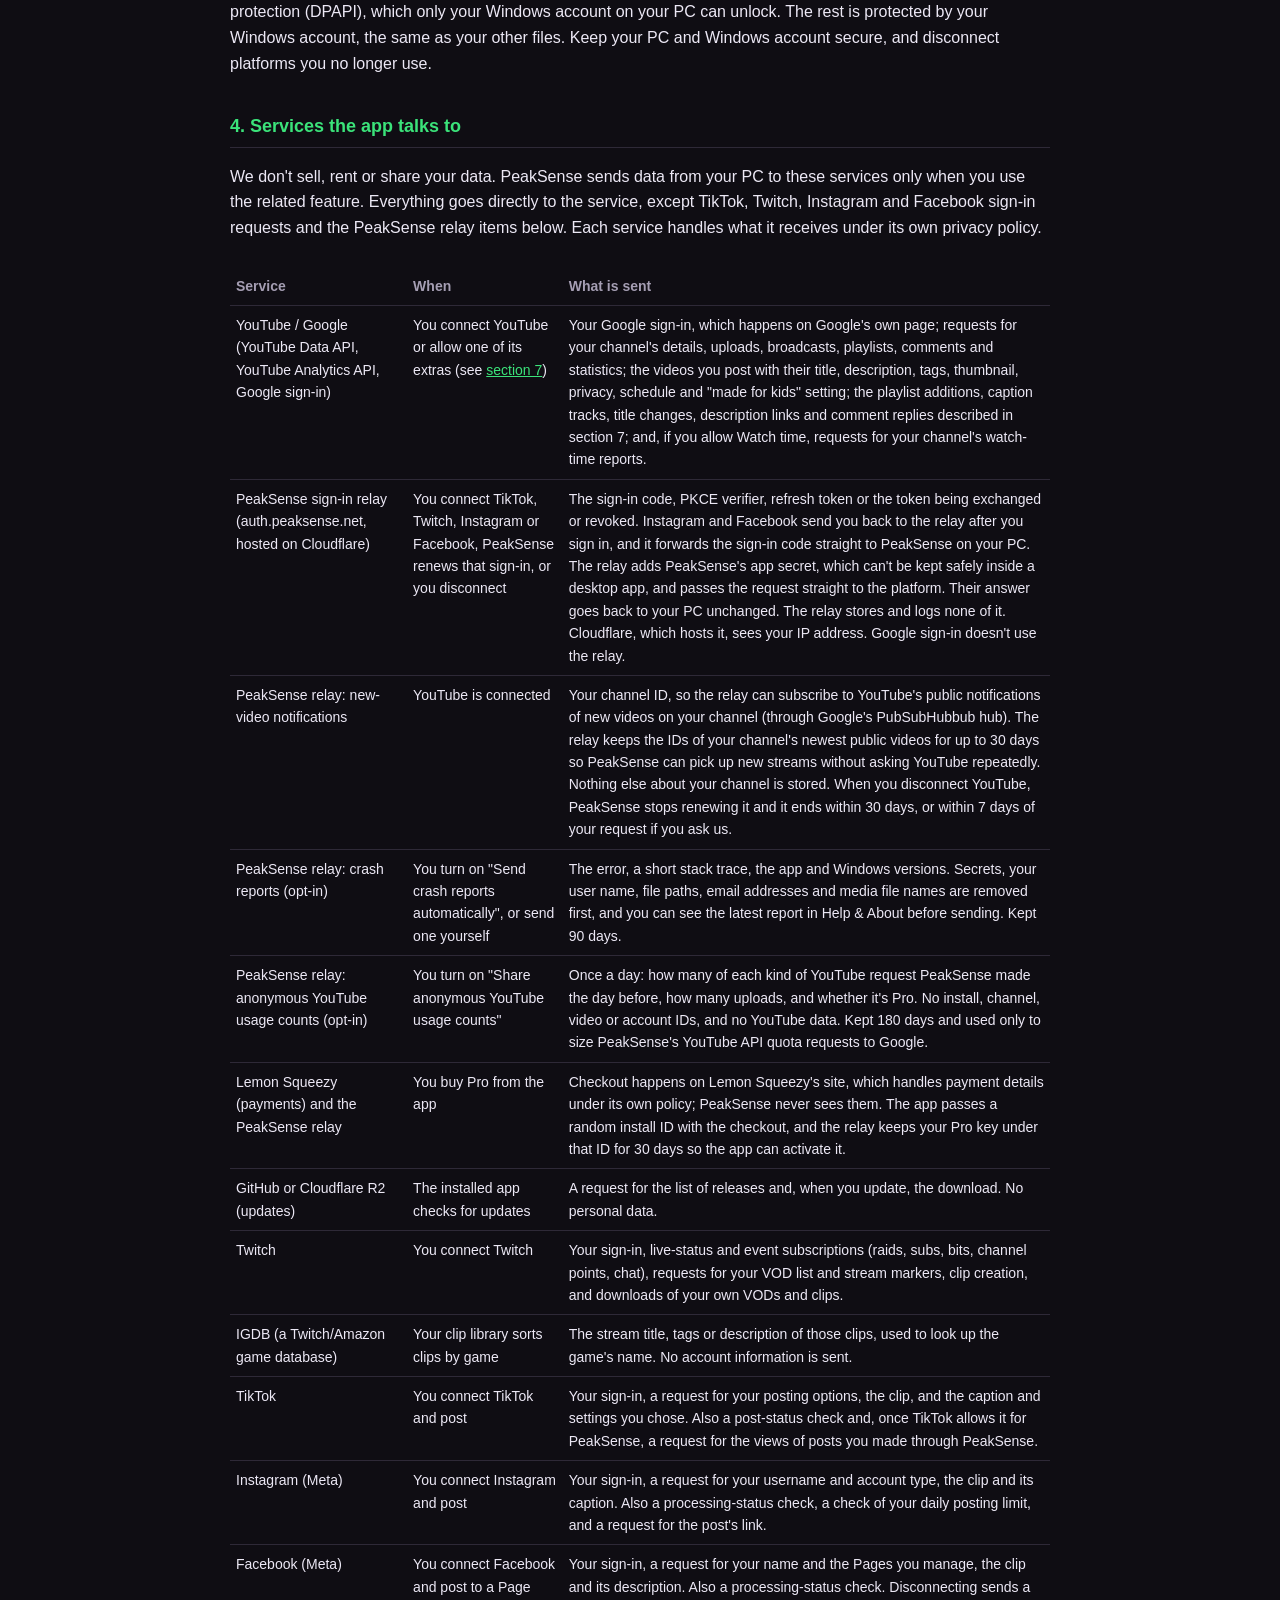
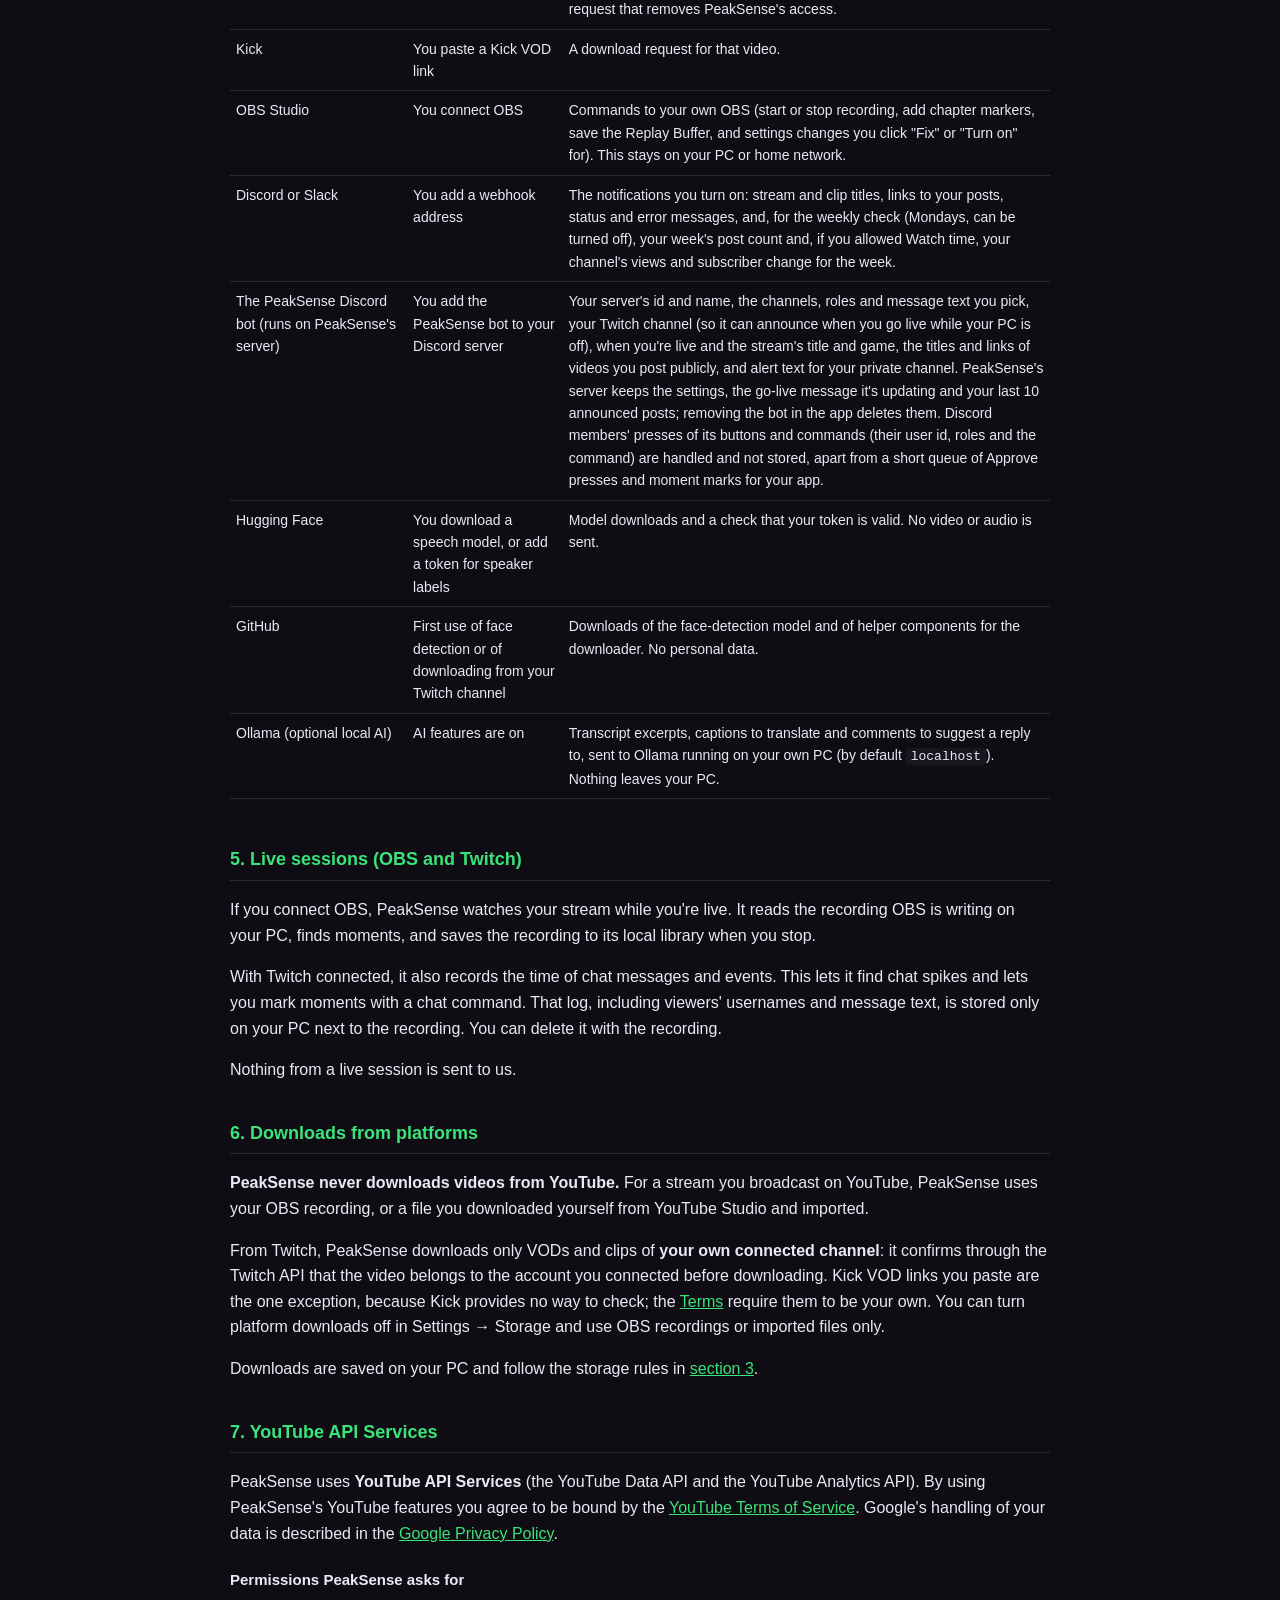
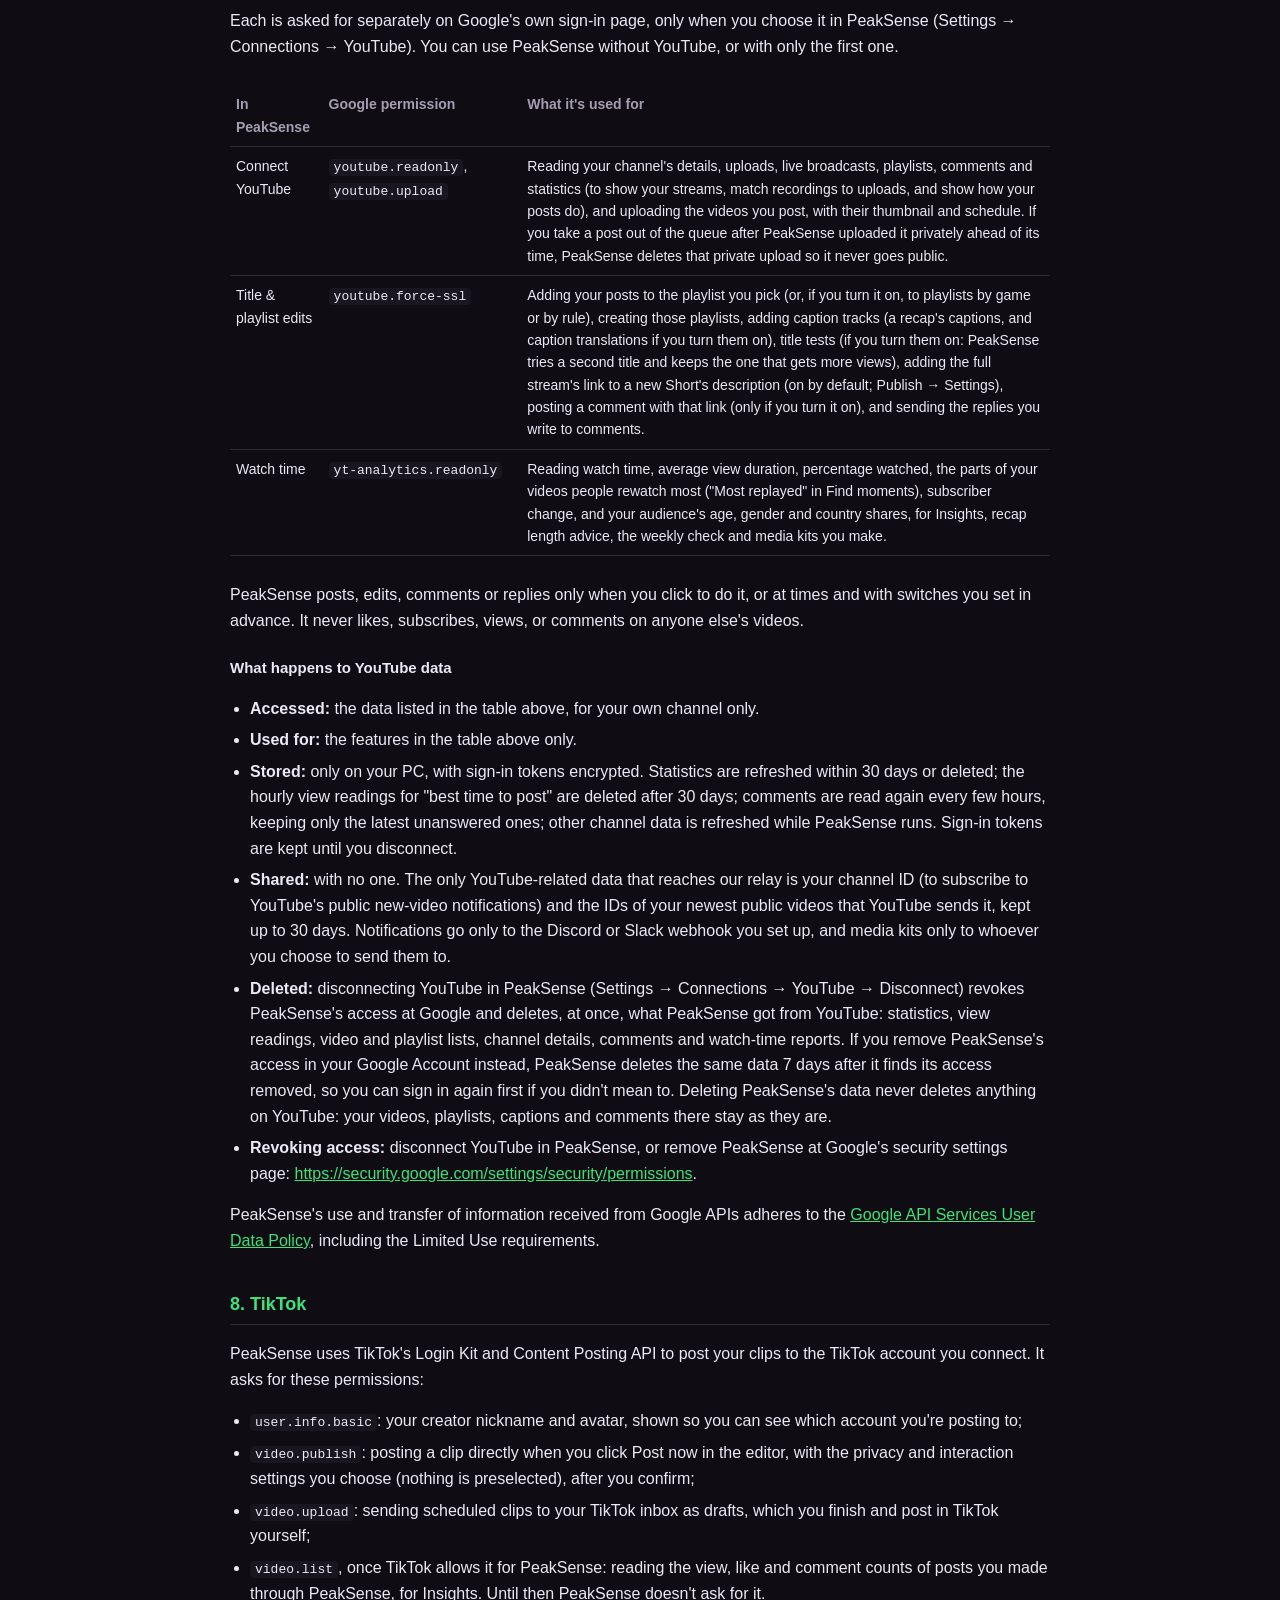
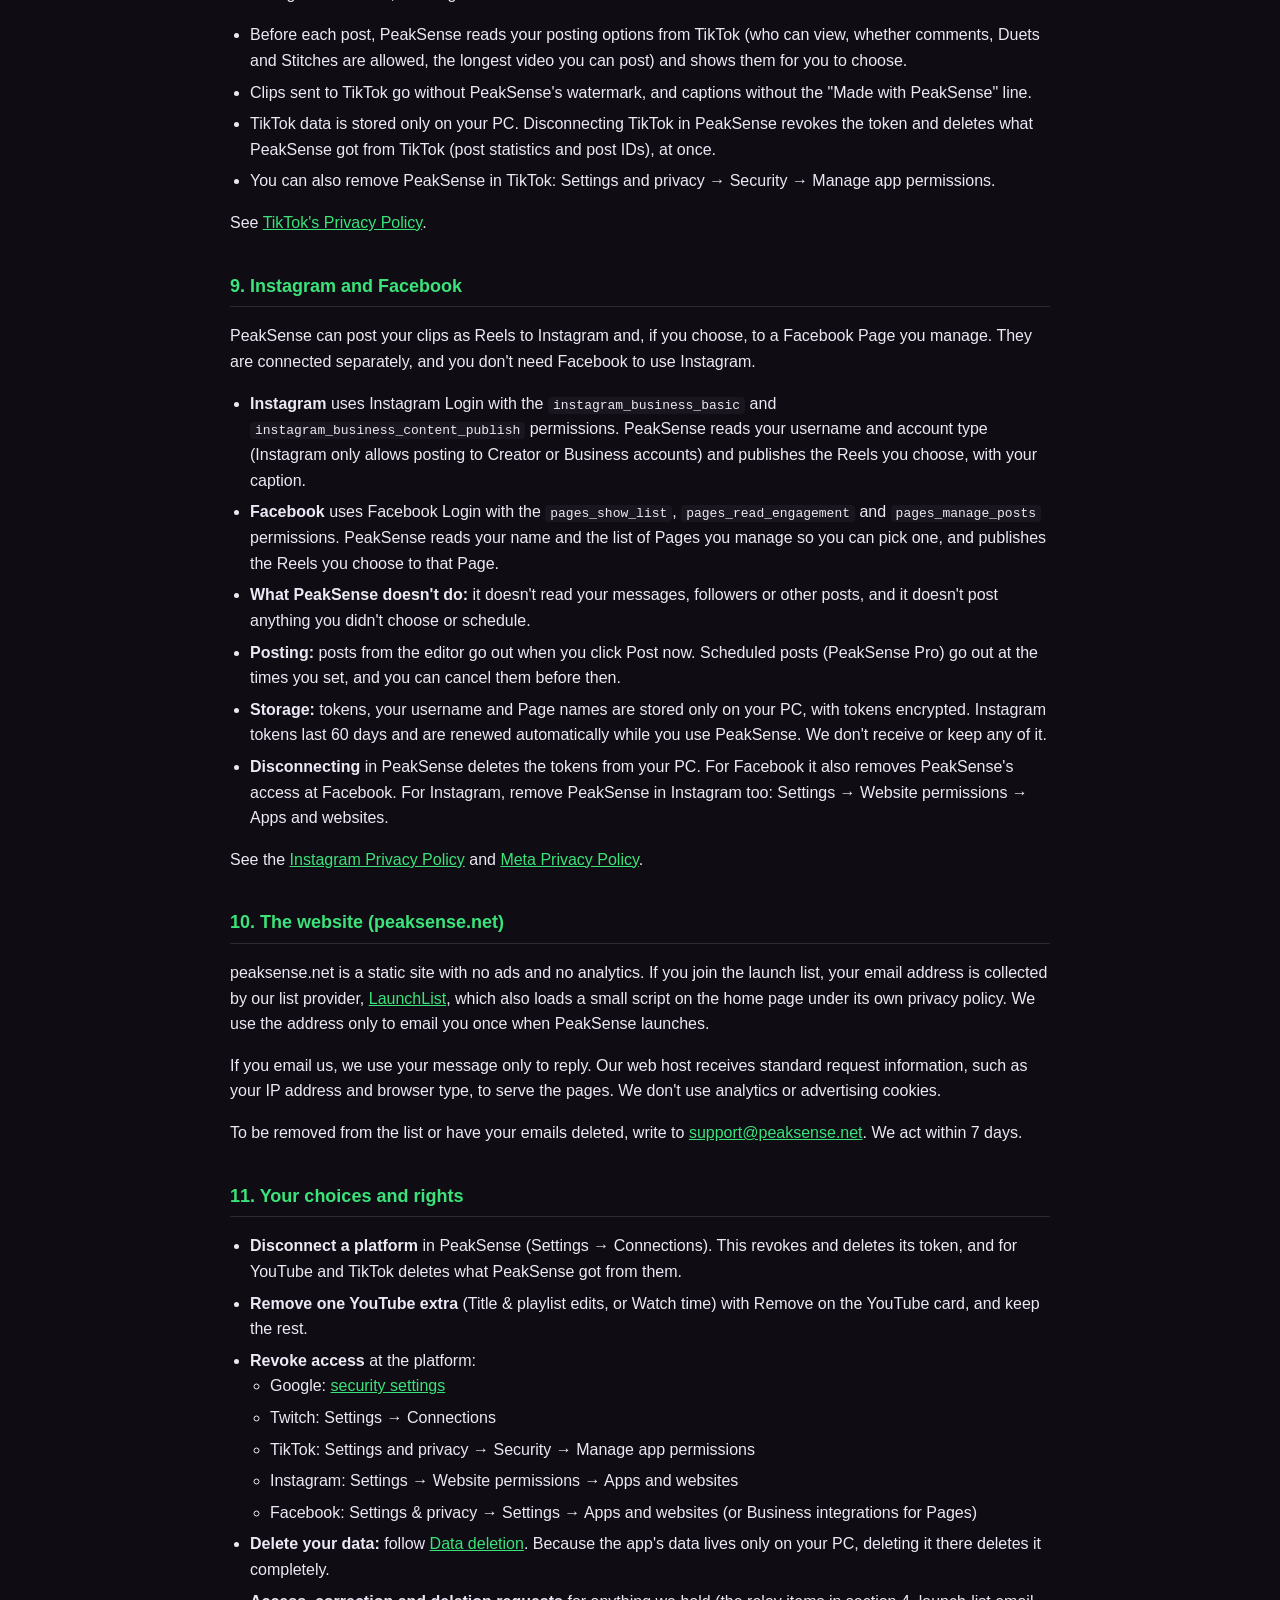
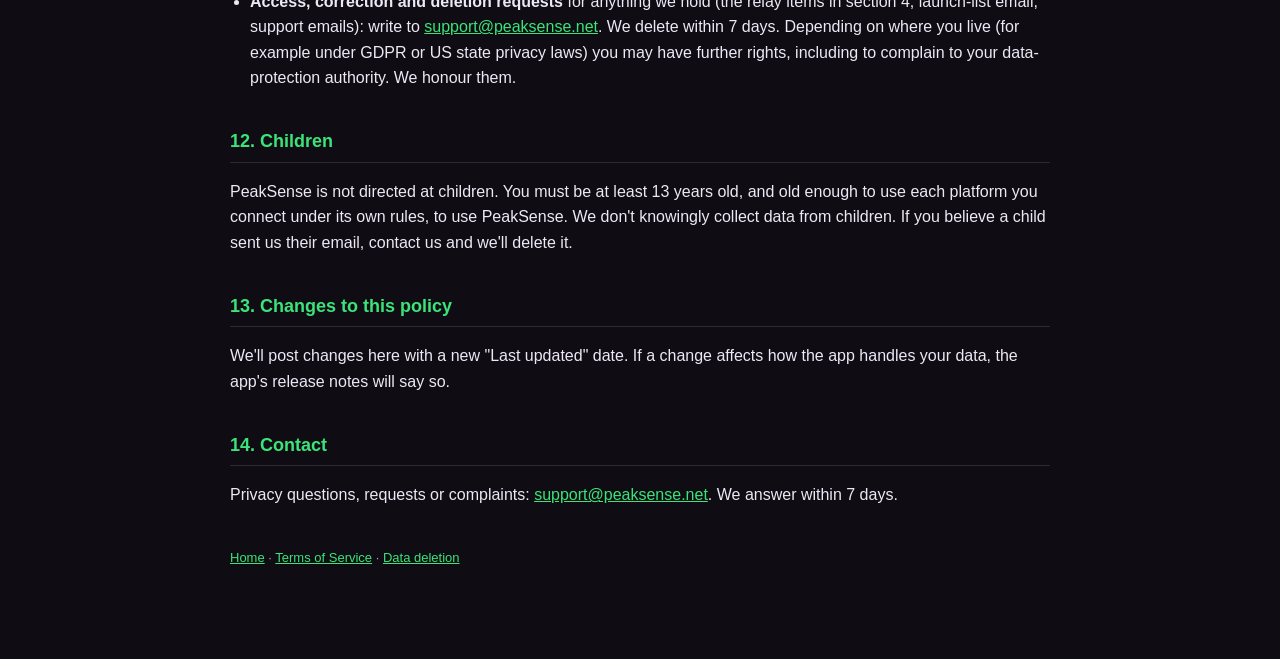
<file: privacy.html>
<!DOCTYPE html>
<html lang="en">
<head>
<meta charset="UTF-8">
<meta name="viewport" content="width=device-width, initial-scale=1">
<link rel="icon" href="favicon.ico?v=3" sizes="any">
<link rel="icon" href="favicon.svg?v=3" type="image/svg+xml">
<link rel="apple-touch-icon" href="apple-touch-icon.png">
<title>PeakSense — Privacy Policy</title>
<meta name="description" content="How the PeakSense desktop app and peaksense.net handle your data, including data from YouTube (YouTube API Services), Twitch, TikTok, Instagram and Facebook.">
<link rel="canonical" href="https://peaksense.net/privacy.html">
<style>
  body {
    background: #0f0d13;
    color: #ece8f5;
    font-family: 'Segoe UI', sans-serif;
    max-width: 820px;
    margin: 0 auto;
    padding: 40px 24px 80px;
    line-height: 1.6;
  }
  h1 { color: #3be37a; letter-spacing: 1px; font-size: 28px; }
  h2 { color: #3be37a; font-size: 18px; margin-top: 36px; border-bottom: 1px solid #2e2937; padding-bottom: 6px; }
  h3 { color: #ece8f5; font-size: 15px; margin-top: 22px; }
  a { color: #3be37a; overflow-wrap: anywhere; }
  .updated { color: #a59eb3; font-size: 13px; margin-bottom: 32px; }
  .summary { background: #19161f; border: 1px solid #2e2937; border-radius: 8px; padding: 14px 18px; }
  ul { padding-left: 20px; }
  li { margin-bottom: 6px; }
  table { width: 100%; border-collapse: collapse; font-size: 14px; margin: 10px 0; }
  th, td { text-align: left; vertical-align: top; border-bottom: 1px solid #2e2937; padding: 8px 6px; }
  th { color: #a59eb3; font-weight: 600; }
  code { background: #19161f; padding: 1px 5px; border-radius: 4px; font-size: 13px; overflow-wrap: anywhere; }
  nav.toc a { display: inline-block; margin-right: 12px; font-size: 13px; }
  .table-wrap { overflow-x: auto; }
  td code { white-space: nowrap; overflow-wrap: normal; }
</style>
</head>
<body>
  <p><a href="./">← Back to PeakSense</a></p>
  <h1>PEAKSENSE — Privacy Policy</h1>
  <div class="updated">Last updated: November 4, 2026</div>

  <p>This policy covers the PeakSense desktop app for Windows ("PeakSense", "the app") and the website peaksense.net. PeakSense is made by an independent developer ("we", "us"). Questions or complaints about privacy: <a href="mailto:support@peaksense.net">support@peaksense.net</a>.</p>

  <div class="summary">
    <strong>The short version</strong>
    <ul>
      <li>PeakSense runs on your own PC. Your videos, recordings, transcripts, account tokens and settings stay on your computer. Sign-in tokens are stored encrypted.</li>
      <li>PeakSense contacts a service (YouTube, Twitch, TikTok, Instagram, Facebook and the others listed below) only to do something you set up or asked for, such as signing in, finding your streams, or posting your clip.</li>
      <li><strong>PeakSense uses YouTube API Services.</strong> By using its YouTube features you agree to the <a href="https://www.youtube.com/t/terms" target="_blank" rel="noopener">YouTube Terms of Service</a>, and Google's handling of your data is described in the <a href="https://policies.google.com/privacy" target="_blank" rel="noopener">Google Privacy Policy</a>. See <a href="#youtube">section 7</a>.</li>
      <li>PeakSense never downloads videos from YouTube.</li>
      <li>No ads, no third-party content, no analytics or tracking, and we never sell or share your data.</li>
      <li>Disconnecting YouTube or TikTok in PeakSense revokes its access and deletes what PeakSense got from that platform, at once. To delete everything, see <a href="data-deletion.html">Data deletion</a>.</li>
    </ul>
  </div>

  <nav class="toc" aria-label="Sections">
    <a href="#collect">1. What the app handles</a>
    <a href="#use">2. How it's used</a>
    <a href="#store">3. Storage &amp; retention</a>
    <a href="#share">4. Services the app talks to</a>
    <a href="#live">5. Live sessions</a>
    <a href="#downloads">6. Downloads</a>
    <a href="#youtube">7. YouTube</a>
    <a href="#tiktok">8. TikTok</a>
    <a href="#meta">9. Instagram &amp; Facebook</a>
    <a href="#website">10. Website</a>
    <a href="#choices">11. Your choices</a>
  </nav>

  <h2 id="collect">1. What the app handles</h2>
  <p>Depending on the features you use, PeakSense handles the following. All of it is stored and processed on your computer.</p>
  <ul>
    <li><strong>Your videos:</strong> OBS recordings made while PeakSense watches your stream; video files you import or drop in, or that land in folders you choose to watch (for example your YouTube Studio or Twitch downloads, ShadowPlay or ReLive recordings); VODs and clips from your own connected Twitch channel; Kick VODs you paste; and the clips, montages, recaps, thumbnails and captions made from them.</li>
    <li><strong>Analysis results:</strong> speech transcripts made by a speech-recognition model that runs on your PC, loudness and motion measurements, gameplay events detected from the picture and game sounds, optional speaker labels, and moments found during a live stream.</li>
    <li><strong>Account information from platforms you connect:</strong> for YouTube, your channel's ID, name, handle, description and profile picture; for Twitch, your name and channel ID; for TikTok, your creator nickname, avatar and posting options; for Instagram, your username and account type; for Facebook, your name and the names of the Pages you manage.</li>
    <li><strong>Sign-in tokens</strong> issued by the platforms you connect (Google/YouTube, Twitch, TikTok, Instagram, Facebook, including Facebook Page tokens) and, if you add them, a Hugging Face token and a Discord or Slack webhook address.</li>
    <li><strong>Data about your own channel:</strong> your uploads and live broadcasts (titles, descriptions, tags, durations, thumbnails, dates), your playlists, your channel's subscriber, view and video counts, and the view, like and comment counts of videos you posted through PeakSense.</li>
    <li><strong>YouTube watch-time data (only if you allow "Watch time"):</strong> for your own channel and videos: views, watch time, average view duration and percentage watched, how much of each part of a video is watched or rewatched, subscribers gained and lost, and the share of your views by age group, gender and country. These are totals and percentages for your whole audience; PeakSense never receives information about individual viewers.</li>
    <li><strong>Comments on your YouTube videos:</strong> the latest comments on your channel that haven't been answered yet (the commenter's public display name, the comment text, its time and like count), so you can answer them in PeakSense.</li>
    <li><strong>Live stream information (Twitch):</strong> whether you're live, your stream title and category, and events such as raids, subscriptions, bits, channel point redemptions and chat messages, including the chatting viewer's username and message text. See <a href="#live">section 5</a>.</li>
    <li><strong>OBS connection details:</strong> the address, port and WebSocket password of your OBS, and the file names of its recordings.</li>
    <li><strong>What you enter:</strong> titles, descriptions, captions, hashtags, comment replies, schedules, recipes, game profiles and settings, plus your PeakSense Pro licence key.</li>
    <li><strong>Logs:</strong> a local log file of what the app did, used for troubleshooting. Sign-in tokens and secrets are removed from logs and from the diagnostics file you can export.</li>
  </ul>
  <p>PeakSense does <strong>not</strong> collect advertising identifiers, does not read the cookies or data of your web browsers, and never asks for your YouTube, Google, TikTok, Twitch, Instagram or Facebook password: you sign in on each platform's own page. It sends no crash reports or usage counts unless you turn them on (both are off until you do; see <a href="#share">section 4</a>).</p>

  <h2 id="use">2. How it's used</h2>
  <p>Only to provide PeakSense's features to you:</p>
  <ul>
    <li>finding highlight moments in your streams and cutting, captioning and reframing clips, montages and recaps;</li>
    <li>showing your recent streams and matching your local recordings to your uploads;</li>
    <li>posting to the accounts you connected, as described in <a href="terms.html">the Terms</a>: when you click Post now, or at the times you set in your posting queue;</li>
    <li>the YouTube extras you allow or turn on: adding posts to playlists, caption tracks, title tests, a link to the full stream on a new Short, and the comment replies you write (see <a href="#youtube">section 7</a>);</li>
    <li>showing how your posts do (Insights), which kinds of moments get watched most on your channel, so future picks lean toward them, and how long a recap should be;</li>
    <li>media kits you choose to make on the Brand page (a picture and a page with your channel's numbers, made on your PC, for you to share with sponsors);</li>
    <li>looking up which game you streamed from your stream title, tags or description;</li>
    <li>sending notifications to your own Discord or Slack webhook, if you set one up.</li>
  </ul>
  <p>We don't use your data for advertising, profiling or training AI models, and we never see it: it stays on your PC.</p>

  <h2 id="store">3. Where it's stored and how long it's kept</h2>
  <p>Everything is stored on your computer, not by us:</p>
  <ul>
    <li>PeakSense's data folders, <code>%LOCALAPPDATA%\PeakSense</code> and <code>%APPDATA%\PeakSense</code>: the app's database, settings, sign-in tokens, logs, and the browser storage of the app's own window, where it remembers view preferences such as layouts and folded sections;</li>
    <li>the folders you choose for imports and the video library, your OBS recording folder, and PeakSense's clip folders;</li>
    <li>short-lived temporary files in Windows' temp folder, deleted when a job finishes.</li>
  </ul>
  <p>The app doesn't use cookies to track you. Its window keeps only the view preferences above.</p>
  <p><strong>Retention:</strong></p>
  <ul>
    <li><strong>Full-length videos PeakSense created or copied</strong>, such as OBS recordings it made and Twitch downloads, are moved to the Recycle Bin after the number of days you set (30 by default), or when your library goes over the size limit you set. You can pin videos to keep them, or turn the limits off. Your own imported files are only touched if you allow it.</li>
    <li><strong>YouTube data:</strong> statistics of your posts are refreshed within 30 days, or deleted if they can't be refreshed; the hourly view readings PeakSense takes in a post's first three days (for "best time to post") are deleted after 30 days; comments waiting for a reply are read again every few hours and only the latest unanswered ones are kept. See <a href="#youtube">section 7</a> for the rest.</li>
    <li><strong>Media kits</strong> you make are files on your PC showing your numbers on the day you made them (the date is on the kit). They stay until you delete them on the Brand page.</li>
    <li><strong>Sign-in tokens</strong> are deleted and revoked with the platform when you disconnect that platform in PeakSense.</li>
    <li><strong>Everything else</strong> stays until you delete it or remove PeakSense's folders (see <a href="data-deletion.html">Data deletion</a>).</li>
  </ul>
  <p><strong>Security:</strong> sign-in tokens, your OBS password and your licence key are stored encrypted with Windows' own data protection (DPAPI), which only your Windows account on your PC can unlock. The rest is protected by your Windows account, the same as your other files. Keep your PC and Windows account secure, and disconnect platforms you no longer use.</p>

  <h2 id="share">4. Services the app talks to</h2>
  <p>We don't sell, rent or share your data. PeakSense sends data from your PC to these services only when you use the related feature. Everything goes directly to the service, except TikTok, Twitch, Instagram and Facebook sign-in requests and the PeakSense relay items below. Each service handles what it receives under its own privacy policy.</p>
  <div class="table-wrap">
  <table>
    <tr><th>Service</th><th>When</th><th>What is sent</th></tr>
    <tr><td>YouTube / Google (YouTube Data API, YouTube Analytics API, Google sign-in)</td><td>You connect YouTube or allow one of its extras (see <a href="#youtube">section 7</a>)</td><td>Your Google sign-in, which happens on Google's own page; requests for your channel's details, uploads, broadcasts, playlists, comments and statistics; the videos you post with their title, description, tags, thumbnail, privacy, schedule and "made for kids" setting; the playlist additions, caption tracks, title changes, description links and comment replies described in section 7; and, if you allow Watch time, requests for your channel's watch-time reports.</td></tr>
    <tr id="relay"><td>PeakSense sign-in relay (auth.peaksense.net, hosted on Cloudflare)</td><td>You connect TikTok, Twitch, Instagram or Facebook, PeakSense renews that sign-in, or you disconnect</td><td>The sign-in code, PKCE verifier, refresh token or the token being exchanged or revoked. Instagram and Facebook send you back to the relay after you sign in, and it forwards the sign-in code straight to PeakSense on your PC. The relay adds PeakSense's app secret, which can't be kept safely inside a desktop app, and passes the request straight to the platform. Their answer goes back to your PC unchanged. The relay stores and logs none of it. Cloudflare, which hosts it, sees your IP address. Google sign-in doesn't use the relay.</td></tr>
    <tr id="push"><td>PeakSense relay: new-video notifications</td><td>YouTube is connected</td><td>Your channel ID, so the relay can subscribe to YouTube's public notifications of new videos on your channel (through Google's PubSubHubbub hub). The relay keeps the IDs of your channel's newest public videos for up to 30 days so PeakSense can pick up new streams without asking YouTube repeatedly. Nothing else about your channel is stored. When you disconnect YouTube, PeakSense stops renewing it and it ends within 30 days, or within 7 days of your request if you ask us.</td></tr>
    <tr><td>PeakSense relay: crash reports (opt-in)</td><td>You turn on "Send crash reports automatically", or send one yourself</td><td>The error, a short stack trace, the app and Windows versions. Secrets, your user name, file paths, email addresses and media file names are removed first, and you can see the latest report in Help &amp; About before sending. Kept 90 days.</td></tr>
    <tr><td>PeakSense relay: anonymous YouTube usage counts (opt-in)</td><td>You turn on "Share anonymous YouTube usage counts"</td><td>Once a day: how many of each kind of YouTube request PeakSense made the day before, how many uploads, and whether it's Pro. No install, channel, video or account IDs, and no YouTube data. Kept 180 days and used only to size PeakSense's YouTube API quota requests to Google.</td></tr>
    <tr><td>Lemon Squeezy (payments) and the PeakSense relay</td><td>You buy Pro from the app</td><td>Checkout happens on Lemon Squeezy's site, which handles payment details under its own policy; PeakSense never sees them. The app passes a random install ID with the checkout, and the relay keeps your Pro key under that ID for 30 days so the app can activate it.</td></tr>
    <tr><td>GitHub or Cloudflare R2 (updates)</td><td>The installed app checks for updates</td><td>A request for the list of releases and, when you update, the download. No personal data.</td></tr>
    <tr><td>Twitch</td><td>You connect Twitch</td><td>Your sign-in, live-status and event subscriptions (raids, subs, bits, channel points, chat), requests for your VOD list and stream markers, clip creation, and downloads of your own VODs and clips.</td></tr>
    <tr><td>IGDB (a Twitch/Amazon game database)</td><td>Your clip library sorts clips by game</td><td>The stream title, tags or description of those clips, used to look up the game's name. No account information is sent.</td></tr>
    <tr><td>TikTok</td><td>You connect TikTok and post</td><td>Your sign-in, a request for your posting options, the clip, and the caption and settings you chose. Also a post-status check and, once TikTok allows it for PeakSense, a request for the views of posts you made through PeakSense.</td></tr>
    <tr><td>Instagram (Meta)</td><td>You connect Instagram and post</td><td>Your sign-in, a request for your username and account type, the clip and its caption. Also a processing-status check, a check of your daily posting limit, and a request for the post's link.</td></tr>
    <tr><td>Facebook (Meta)</td><td>You connect Facebook and post to a Page</td><td>Your sign-in, a request for your name and the Pages you manage, the clip and its description. Also a processing-status check. Disconnecting sends a request that removes PeakSense's access.</td></tr>
    <tr><td>Kick</td><td>You paste a Kick VOD link</td><td>A download request for that video.</td></tr>
    <tr><td>OBS Studio</td><td>You connect OBS</td><td>Commands to your own OBS (start or stop recording, add chapter markers, save the Replay Buffer, and settings changes you click "Fix" or "Turn on" for). This stays on your PC or home network.</td></tr>
    <tr><td>Discord or Slack</td><td>You add a webhook address</td><td>The notifications you turn on: stream and clip titles, links to your posts, status and error messages, and, for the weekly check (Mondays, can be turned off), your week's post count and, if you allowed Watch time, your channel's views and subscriber change for the week.</td></tr>
    <tr><td>The PeakSense Discord bot (runs on PeakSense's server)</td><td>You add the PeakSense bot to your Discord server</td><td>Your server's id and name, the channels, roles and message text you pick, your Twitch channel (so it can announce when you go live while your PC is off), when you're live and the stream's title and game, the titles and links of videos you post publicly, and alert text for your private channel. PeakSense's server keeps the settings, the go-live message it's updating and your last 10 announced posts; removing the bot in the app deletes them. Discord members' presses of its buttons and commands (their user id, roles and the command) are handled and not stored, apart from a short queue of Approve presses and moment marks for your app.</td></tr>
    <tr><td>Hugging Face</td><td>You download a speech model, or add a token for speaker labels</td><td>Model downloads and a check that your token is valid. No video or audio is sent.</td></tr>
    <tr><td>GitHub</td><td>First use of face detection or of downloading from your Twitch channel</td><td>Downloads of the face-detection model and of helper components for the downloader. No personal data.</td></tr>
    <tr><td>Ollama (optional local AI)</td><td>AI features are on</td><td>Transcript excerpts, captions to translate and comments to suggest a reply to, sent to Ollama running on your own PC (by default <code>localhost</code>). Nothing leaves your PC.</td></tr>
  </table>
  </div>

  <h2 id="live">5. Live sessions (OBS and Twitch)</h2>
  <p>If you connect OBS, PeakSense watches your stream while you're live. It reads the recording OBS is writing on your PC, finds moments, and saves the recording to its local library when you stop.</p>
  <p>With Twitch connected, it also records the time of chat messages and events. This lets it find chat spikes and lets you mark moments with a chat command. That log, including viewers' usernames and message text, is stored only on your PC next to the recording. You can delete it with the recording.</p>
  <p>Nothing from a live session is sent to us.</p>

  <h2 id="downloads">6. Downloads from platforms</h2>
  <p><strong>PeakSense never downloads videos from YouTube.</strong> For a stream you broadcast on YouTube, PeakSense uses your OBS recording, or a file you downloaded yourself from YouTube Studio and imported.</p>
  <p>From Twitch, PeakSense downloads only VODs and clips of <strong>your own connected channel</strong>: it confirms through the Twitch API that the video belongs to the account you connected before downloading. Kick VOD links you paste are the one exception, because Kick provides no way to check; the <a href="terms.html">Terms</a> require them to be your own. You can turn platform downloads off in Settings → Storage and use OBS recordings or imported files only.</p>
  <p>Downloads are saved on your PC and follow the storage rules in <a href="#store">section 3</a>.</p>

  <h2 id="youtube">7. YouTube API Services</h2>
  <p>PeakSense uses <strong>YouTube API Services</strong> (the YouTube Data API and the YouTube Analytics API). By using PeakSense's YouTube features you agree to be bound by the <a href="https://www.youtube.com/t/terms" target="_blank" rel="noopener">YouTube Terms of Service</a>. Google's handling of your data is described in the <a href="https://policies.google.com/privacy" target="_blank" rel="noopener">Google Privacy Policy</a>.</p>

  <h3>Permissions PeakSense asks for</h3>
  <p>Each is asked for separately on Google's own sign-in page, only when you choose it in PeakSense (Settings → Connections → YouTube). You can use PeakSense without YouTube, or with only the first one.</p>
  <div class="table-wrap">
  <table>
    <tr><th>In PeakSense</th><th>Google permission</th><th>What it's used for</th></tr>
    <tr><td>Connect YouTube</td><td><code>youtube.readonly</code>, <code>youtube.upload</code></td><td>Reading your channel's details, uploads, live broadcasts, playlists, comments and statistics (to show your streams, match recordings to uploads, and show how your posts do), and uploading the videos you post, with their thumbnail and schedule. If you take a post out of the queue after PeakSense uploaded it privately ahead of its time, PeakSense deletes that private upload so it never goes public.</td></tr>
    <tr><td>Title &amp; playlist edits</td><td><code>youtube.force-ssl</code></td><td>Adding your posts to the playlist you pick (or, if you turn it on, to playlists by game or by rule), creating those playlists, adding caption tracks (a recap's captions, and caption translations if you turn them on), title tests (if you turn them on: PeakSense tries a second title and keeps the one that gets more views), adding the full stream's link to a new Short's description (on by default; Publish → Settings), posting a comment with that link (only if you turn it on), and sending the replies you write to comments.</td></tr>
    <tr><td>Watch time</td><td><code>yt-analytics.readonly</code></td><td>Reading watch time, average view duration, percentage watched, the parts of your videos people rewatch most ("Most replayed" in Find moments), subscriber change, and your audience's age, gender and country shares, for Insights, recap length advice, the weekly check and media kits you make.</td></tr>
  </table>
  </div>
  <p>PeakSense posts, edits, comments or replies only when you click to do it, or at times and with switches you set in advance. It never likes, subscribes, views, or comments on anyone else's videos.</p>

  <h3>What happens to YouTube data</h3>
  <ul>
    <li><strong>Accessed:</strong> the data listed in the table above, for your own channel only.</li>
    <li><strong>Used for:</strong> the features in the table above only.</li>
    <li><strong>Stored:</strong> only on your PC, with sign-in tokens encrypted. Statistics are refreshed within 30 days or deleted; the hourly view readings for "best time to post" are deleted after 30 days; comments are read again every few hours, keeping only the latest unanswered ones; other channel data is refreshed while PeakSense runs. Sign-in tokens are kept until you disconnect.</li>
    <li><strong>Shared:</strong> with no one. The only YouTube-related data that reaches our relay is your channel ID (to subscribe to YouTube's public new-video notifications) and the IDs of your newest public videos that YouTube sends it, kept up to 30 days. Notifications go only to the Discord or Slack webhook you set up, and media kits only to whoever you choose to send them to.</li>
    <li><strong>Deleted:</strong> disconnecting YouTube in PeakSense (Settings → Connections → YouTube → Disconnect) revokes PeakSense's access at Google and deletes, at once, what PeakSense got from YouTube: statistics, view readings, video and playlist lists, channel details, comments and watch-time reports. If you remove PeakSense's access in your Google Account instead, PeakSense deletes the same data 7 days after it finds its access removed, so you can sign in again first if you didn't mean to. Deleting PeakSense's data never deletes anything on YouTube: your videos, playlists, captions and comments there stay as they are.</li>
    <li><strong>Revoking access:</strong> disconnect YouTube in PeakSense, or remove PeakSense at Google's security settings page: <a href="https://security.google.com/settings/security/permissions" target="_blank" rel="noopener">https://security.google.com/settings/security/permissions</a>.</li>
  </ul>
  <p>PeakSense's use and transfer of information received from Google APIs adheres to the <a href="https://developers.google.com/terms/api-services-user-data-policy" target="_blank" rel="noopener">Google API Services User Data Policy</a>, including the Limited Use requirements.</p>

  <h2 id="tiktok">8. TikTok</h2>
  <p>PeakSense uses TikTok's Login Kit and Content Posting API to post your clips to the TikTok account you connect. It asks for these permissions:</p>
  <ul>
    <li><code>user.info.basic</code>: your creator nickname and avatar, shown so you can see which account you're posting to;</li>
    <li><code>video.publish</code>: posting a clip directly when you click Post now in the editor, with the privacy and interaction settings you choose (nothing is preselected), after you confirm;</li>
    <li><code>video.upload</code>: sending scheduled clips to your TikTok inbox as drafts, which you finish and post in TikTok yourself;</li>
    <li><code>video.list</code>, once TikTok allows it for PeakSense: reading the view, like and comment counts of posts you made through PeakSense, for Insights. Until then PeakSense doesn't ask for it.</li>
  </ul>
  <ul>
    <li>Before each post, PeakSense reads your posting options from TikTok (who can view, whether comments, Duets and Stitches are allowed, the longest video you can post) and shows them for you to choose.</li>
    <li>Clips sent to TikTok go without PeakSense's watermark, and captions without the "Made with PeakSense" line.</li>
    <li>TikTok data is stored only on your PC. Disconnecting TikTok in PeakSense revokes the token and deletes what PeakSense got from TikTok (post statistics and post IDs), at once.</li>
    <li>You can also remove PeakSense in TikTok: Settings and privacy → Security → Manage app permissions.</li>
  </ul>
  <p>See <a href="https://www.tiktok.com/legal/page/row/privacy-policy/en" target="_blank" rel="noopener">TikTok's Privacy Policy</a>.</p>

  <h2 id="meta">9. Instagram and Facebook</h2>
  <p>PeakSense can post your clips as Reels to Instagram and, if you choose, to a Facebook Page you manage. They are connected separately, and you don't need Facebook to use Instagram.</p>
  <ul>
    <li><strong>Instagram</strong> uses Instagram Login with the <code>instagram_business_basic</code> and <code>instagram_business_content_publish</code> permissions. PeakSense reads your username and account type (Instagram only allows posting to Creator or Business accounts) and publishes the Reels you choose, with your caption.</li>
    <li><strong>Facebook</strong> uses Facebook Login with the <code>pages_show_list</code>, <code>pages_read_engagement</code> and <code>pages_manage_posts</code> permissions. PeakSense reads your name and the list of Pages you manage so you can pick one, and publishes the Reels you choose to that Page.</li>
    <li><strong>What PeakSense doesn't do:</strong> it doesn't read your messages, followers or other posts, and it doesn't post anything you didn't choose or schedule.</li>
    <li><strong>Posting:</strong> posts from the editor go out when you click Post now. Scheduled posts (PeakSense Pro) go out at the times you set, and you can cancel them before then.</li>
    <li><strong>Storage:</strong> tokens, your username and Page names are stored only on your PC, with tokens encrypted. Instagram tokens last 60 days and are renewed automatically while you use PeakSense. We don't receive or keep any of it.</li>
    <li><strong>Disconnecting</strong> in PeakSense deletes the tokens from your PC. For Facebook it also removes PeakSense's access at Facebook. For Instagram, remove PeakSense in Instagram too: Settings → Website permissions → Apps and websites.</li>
  </ul>
  <p>See the <a href="https://privacycenter.instagram.com/policy" target="_blank" rel="noopener">Instagram Privacy Policy</a> and <a href="https://www.facebook.com/privacy/policy/" target="_blank" rel="noopener">Meta Privacy Policy</a>.</p>

  <h2 id="website">10. The website (peaksense.net)</h2>
  <p>peaksense.net is a static site with no ads and no analytics. If you join the launch list, your email address is collected by our list provider, <a href="https://getlaunchlist.com" target="_blank" rel="noopener">LaunchList</a>, which also loads a small script on the home page under its own privacy policy. We use the address only to email you once when PeakSense launches.</p>
  <p>If you email us, we use your message only to reply. Our web host receives standard request information, such as your IP address and browser type, to serve the pages. We don't use analytics or advertising cookies.</p>
  <p>To be removed from the list or have your emails deleted, write to <a href="mailto:support@peaksense.net">support@peaksense.net</a>. We act within 7 days.</p>

  <h2 id="choices">11. Your choices and rights</h2>
  <ul>
    <li><strong>Disconnect a platform</strong> in PeakSense (Settings → Connections). This revokes and deletes its token, and for YouTube and TikTok deletes what PeakSense got from them.</li>
    <li><strong>Remove one YouTube extra</strong> (Title &amp; playlist edits, or Watch time) with Remove on the YouTube card, and keep the rest.</li>
    <li><strong>Revoke access</strong> at the platform:
      <ul>
        <li>Google: <a href="https://security.google.com/settings/security/permissions" target="_blank" rel="noopener">security settings</a></li>
        <li>Twitch: Settings → Connections</li>
        <li>TikTok: Settings and privacy → Security → Manage app permissions</li>
        <li>Instagram: Settings → Website permissions → Apps and websites</li>
        <li>Facebook: Settings &amp; privacy → Settings → Apps and websites (or Business integrations for Pages)</li>
      </ul>
    </li>
    <li><strong>Delete your data:</strong> follow <a href="data-deletion.html">Data deletion</a>. Because the app's data lives only on your PC, deleting it there deletes it completely.</li>
    <li><strong>Access, correction and deletion requests</strong> for anything we hold (the relay items in section 4, launch-list email, support emails): write to <a href="mailto:support@peaksense.net">support@peaksense.net</a>. We delete within 7 days. Depending on where you live (for example under GDPR or US state privacy laws) you may have further rights, including to complain to your data-protection authority. We honour them.</li>
  </ul>

  <h2>12. Children</h2>
  <p>PeakSense is not directed at children. You must be at least 13 years old, and old enough to use each platform you connect under its own rules, to use PeakSense. We don't knowingly collect data from children. If you believe a child sent us their email, contact us and we'll delete it.</p>

  <h2>13. Changes to this policy</h2>
  <p>We'll post changes here with a new "Last updated" date. If a change affects how the app handles your data, the app's release notes will say so.</p>

  <h2>14. Contact</h2>
  <p>Privacy questions, requests or complaints: <a href="mailto:support@peaksense.net">support@peaksense.net</a>. We answer within 7 days.</p>

  <p style="margin-top:40px; font-size:13px; color:#a59eb3;"><a href="./">Home</a> · <a href="terms.html">Terms of Service</a> · <a href="data-deletion.html">Data deletion</a></p>
</body>
</html>
</file>
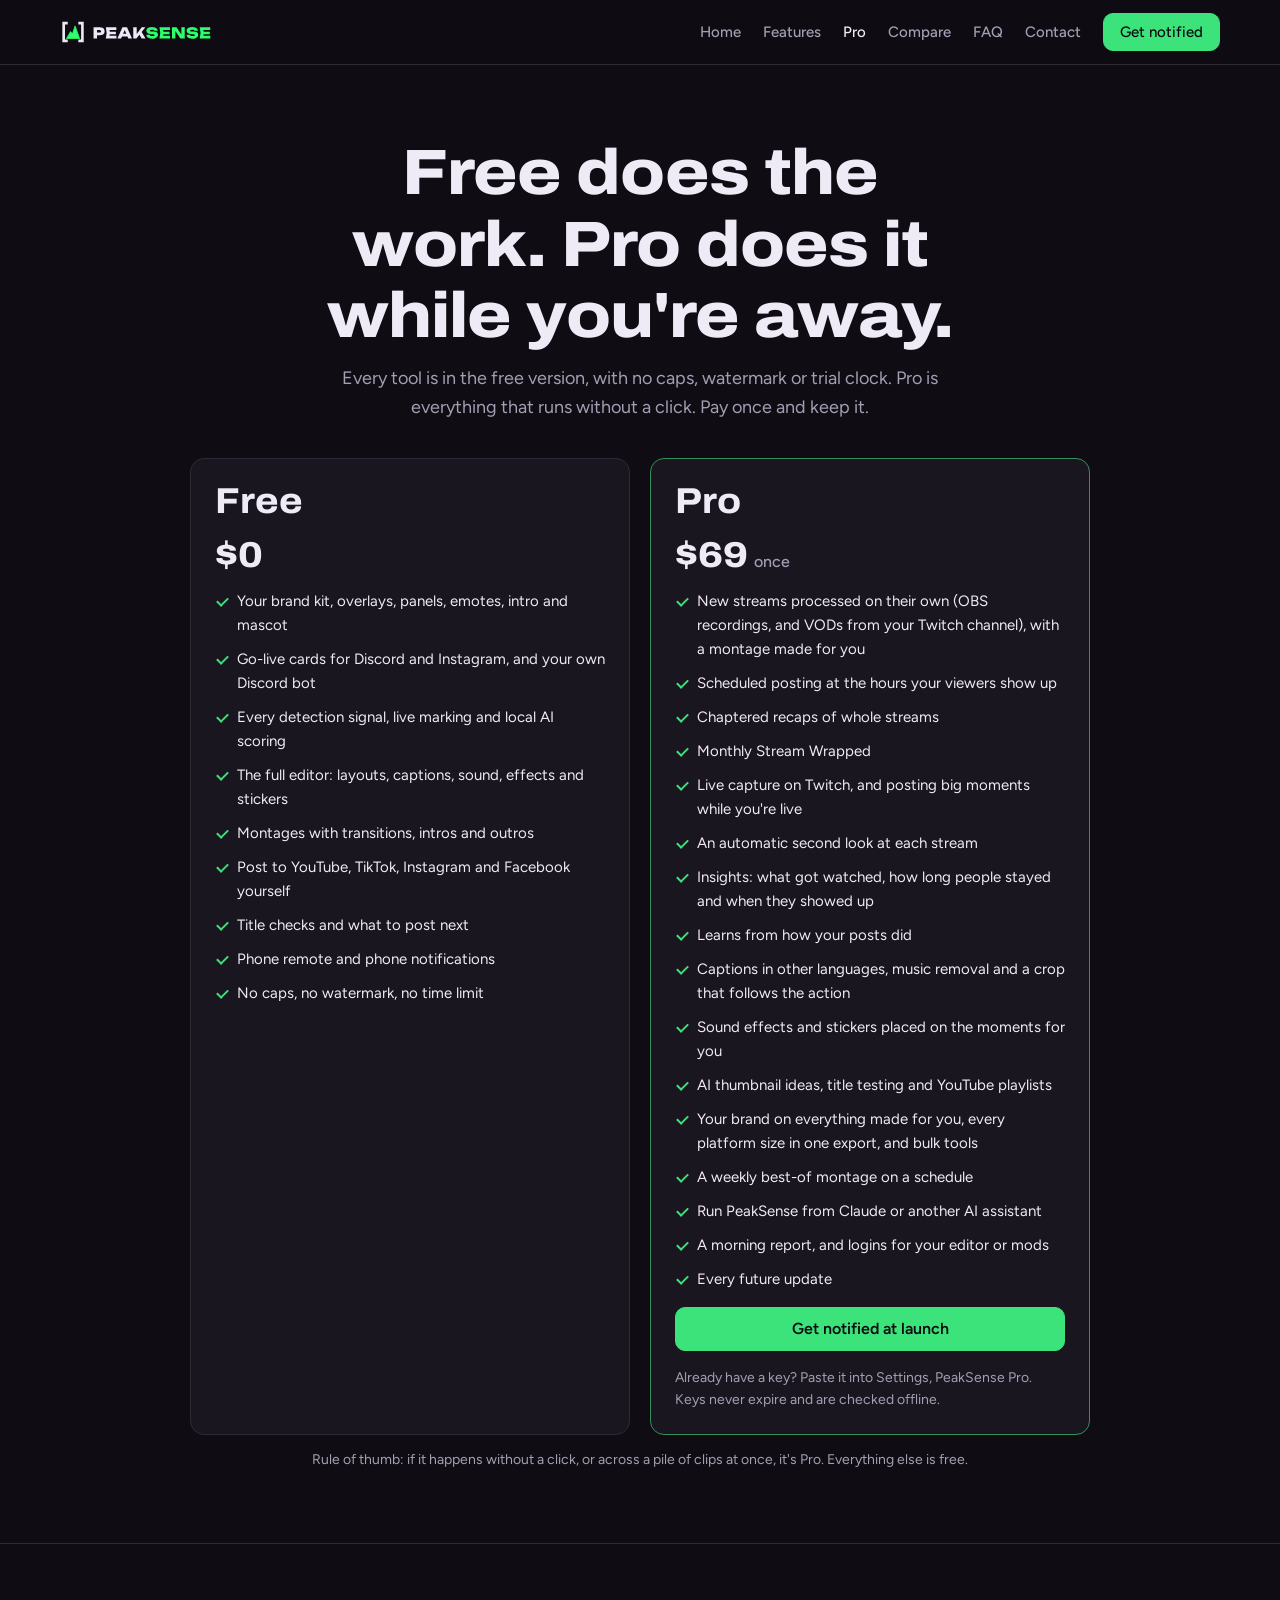
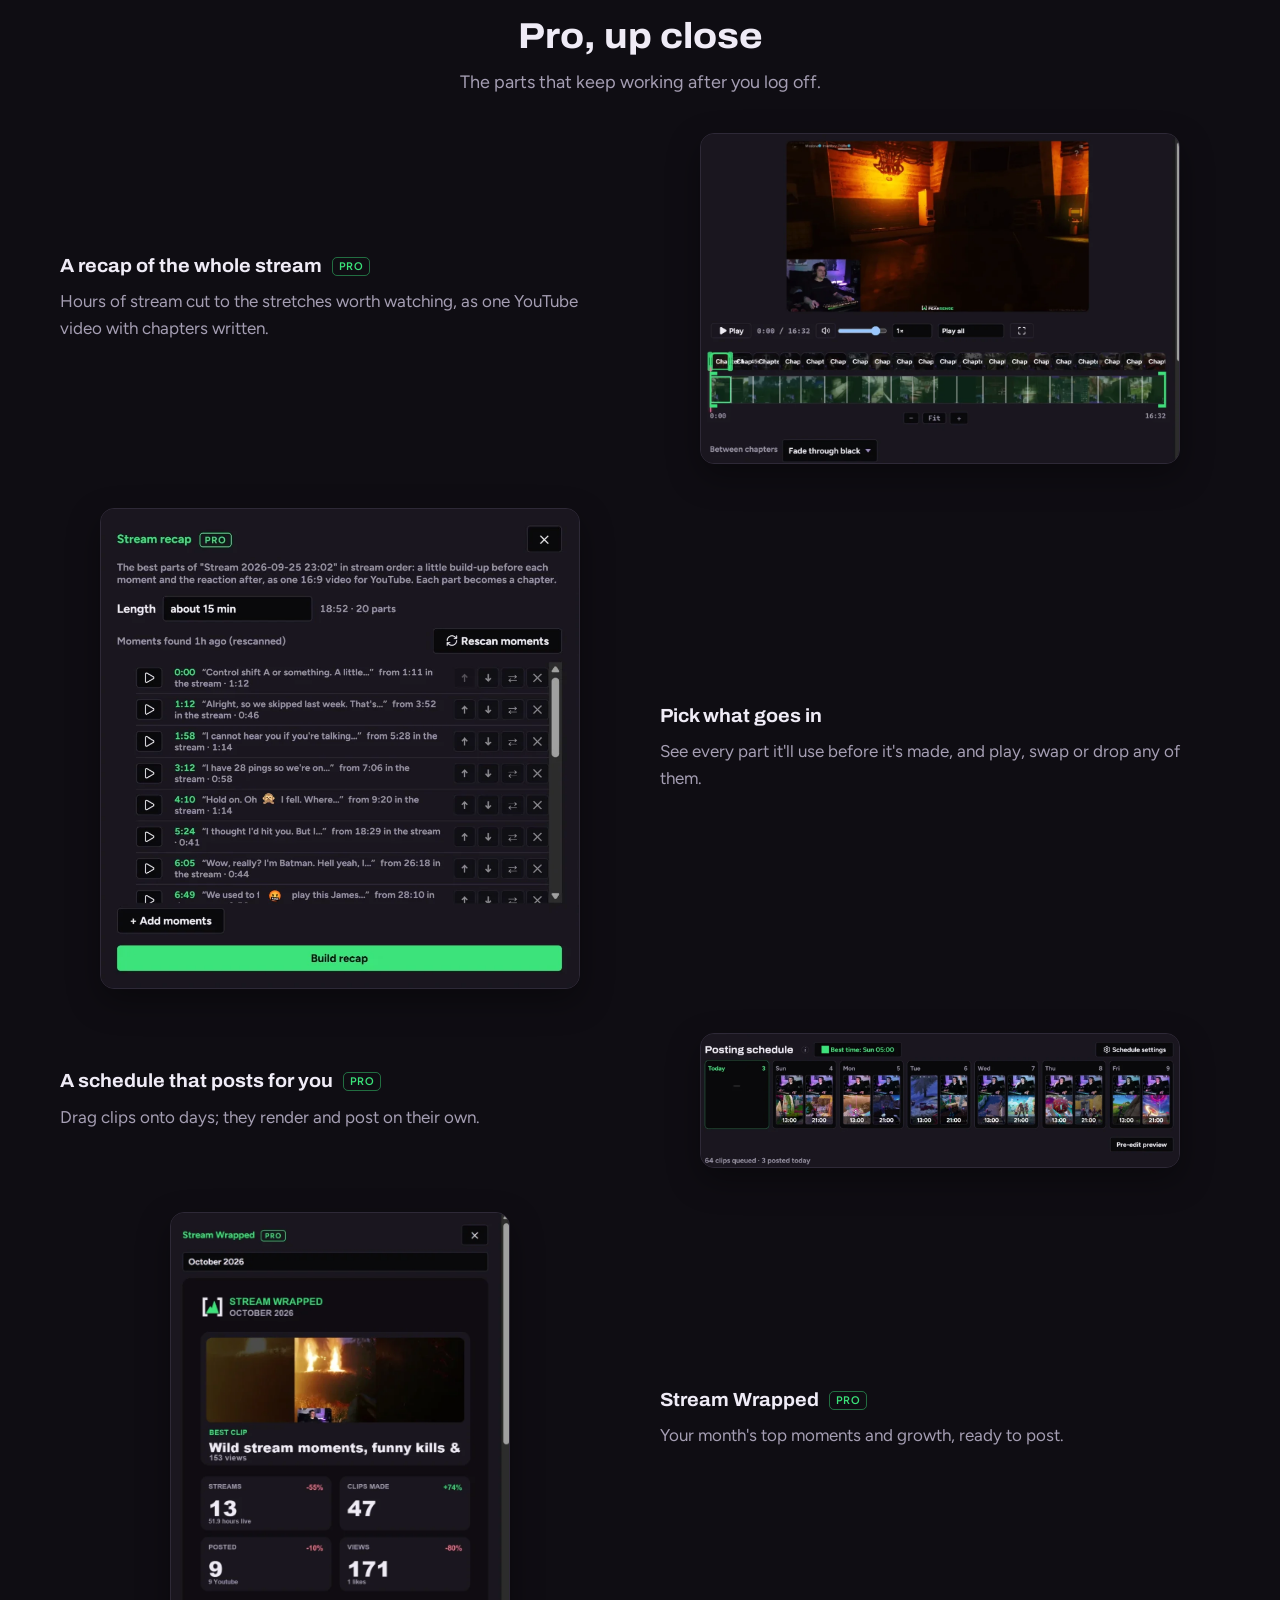
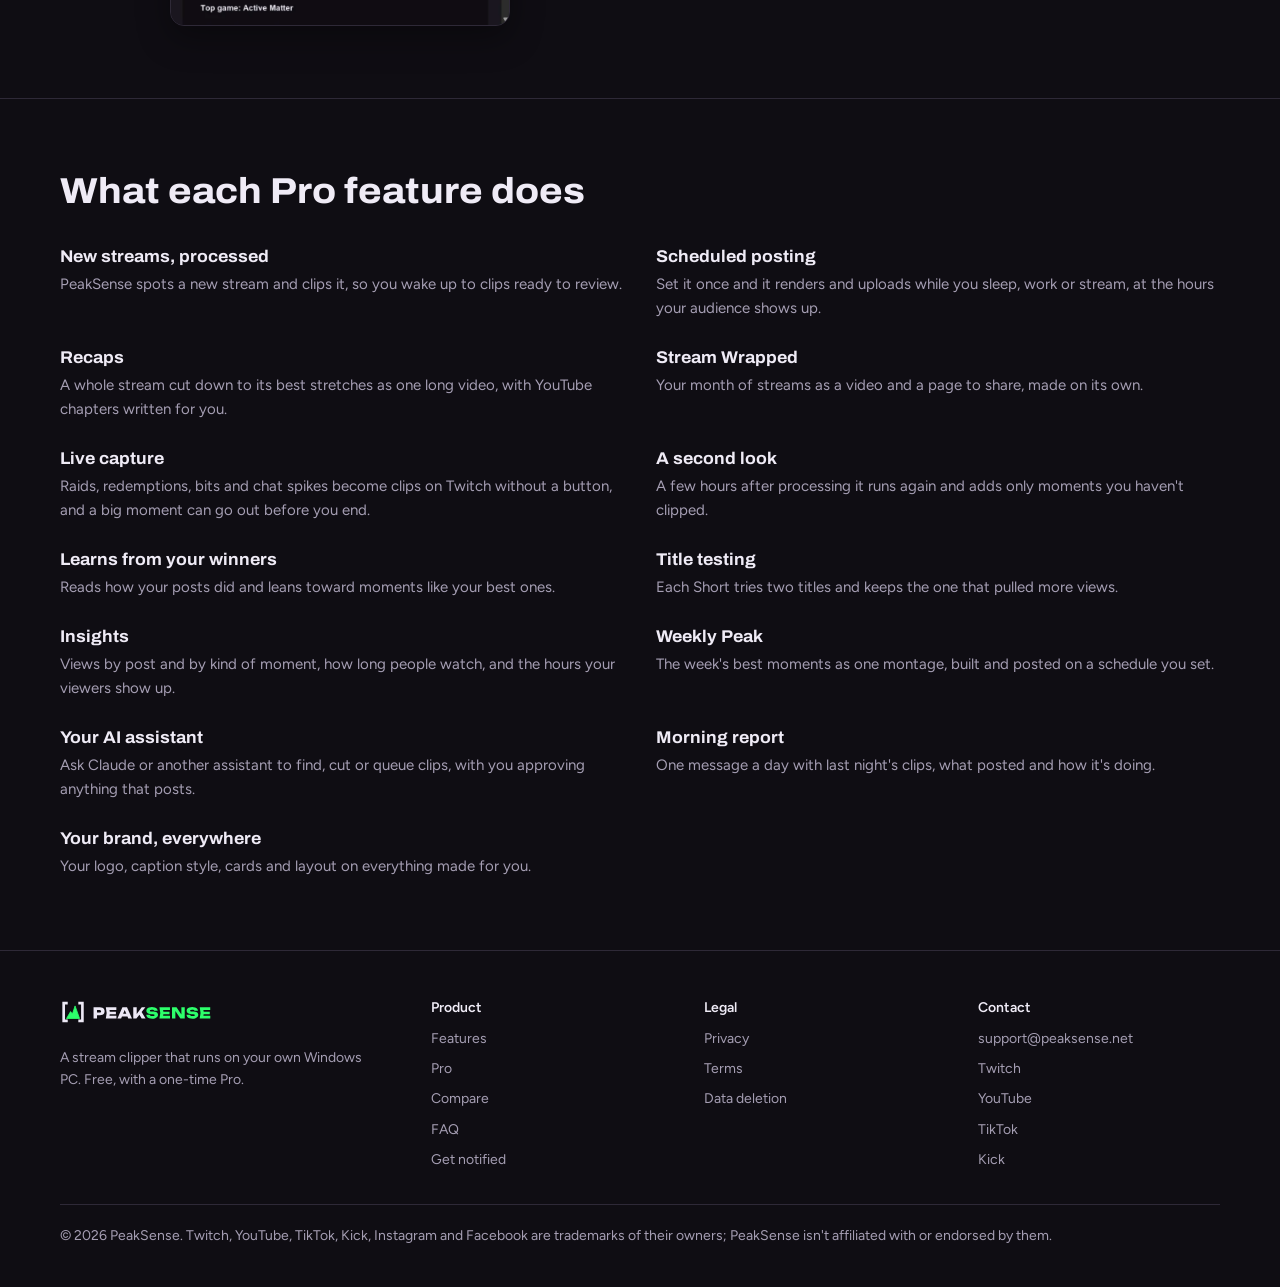
<file: pro.html>
<!DOCTYPE html>
<html lang="en">
<head>
<meta charset="UTF-8">
<meta name="viewport" content="width=device-width, initial-scale=1.0">
<title>Pro | PeakSense</title>
<meta name="description" content="Every PeakSense tool is free. Pro, $69 once, adds automatic processing, scheduled posting, live capture on Twitch and more.">
<link rel="canonical" href="https://peaksense.net/pro.html">
<meta name="theme-color" content="#0f0d13">
<meta property="og:type" content="website">
<meta property="og:url" content="https://peaksense.net/pro.html">
<meta property="og:site_name" content="PeakSense">
<meta property="og:title" content="Pro | PeakSense">
<meta property="og:description" content="Every PeakSense tool is free. Pro, $69 once, adds automatic processing, scheduled posting, live capture on Twitch and more.">
<meta property="og:image" content="https://peaksense.net/og.png">
<meta property="og:image:width" content="1200">
<meta property="og:image:height" content="630">
<meta property="og:image:alt" content="The PeakSense logo on black">
<meta name="twitter:card" content="summary_large_image">
<meta name="twitter:title" content="Pro | PeakSense">
<meta name="twitter:description" content="Every PeakSense tool is free. Pro, $69 once, adds automatic processing, scheduled posting, live capture on Twitch and more.">
<meta name="twitter:image" content="https://peaksense.net/og.png">
<link rel="icon" href="favicon.ico?v=3" sizes="any">
<link rel="icon" href="favicon.svg?v=3" type="image/svg+xml">
<link rel="apple-touch-icon" href="apple-touch-icon.png">
<link rel="manifest" href="site.webmanifest">
<link rel="preload" href="fonts/Archivo-latin-var.woff2" as="font" type="font/woff2" crossorigin>
<link rel="preload" href="fonts/Figtree-latin-var.woff2" as="font" type="font/woff2" crossorigin>
<link rel="stylesheet" href="site.css">
</head>
<body>
<a class="skip" href="#main">Skip to content</a>
<header class="nav" id="top">
  <div class="wrap">
    <a class="brand" href="./" aria-label="PeakSense home"><img src="brand/peaksense-logo-dark.svg" alt="PeakSense" width="152" height="26"></a>
    <button class="nav-toggle" type="button" aria-expanded="false" aria-controls="navLinks">Menu</button>
    <nav class="nav-links" id="navLinks" aria-label="Main">
      <a href="./">Home</a>
      <a href="features.html">Features</a>
      <a href="pro.html" aria-current="page">Pro</a>
      <a href="compare.html">Compare</a>
      <a href="faq.html">FAQ</a>
      <a href="mailto:support@peaksense.net">Contact</a>
      <a class="btn btn-primary" href="./#notify">Get notified</a>
    </nav>
  </div>
</header>
<main id="main">
<section aria-labelledby="proTitle">
  <div class="wrap">
    <div class="section-head head-center">
      <h1 id="proTitle">Free does the work. Pro does it while you're away.</h1>
      <p>Every tool is in the free version, with no caps, watermark or trial clock. Pro is everything that runs without a click. Pay once and keep it.</p>
    </div>
    <div class="plans">
      <div class="plan">
        <h2>Free</h2>
        <div class="price">$0</div>
        <ul>
          <li>Your brand kit, overlays, panels, emotes, intro and mascot</li>
          <li>Go-live cards for Discord and Instagram, and your own Discord bot</li>
          <li>Every detection signal, live marking and local AI scoring</li>
          <li>The full editor: layouts, captions, sound, effects and stickers</li>
          <li>Montages with transitions, intros and outros</li>
          <li>Post to YouTube, TikTok, Instagram and Facebook yourself</li>
          <li>Title checks and what to post next</li>
          <li>Phone remote and phone notifications</li>
          <li>No caps, no watermark, no time limit</li>
        </ul>
      </div>
      <div class="plan pro">
        <h2>Pro</h2>
        <div class="price">$69<small>once</small></div>
        <ul>
          <li>New streams processed on their own (OBS recordings, and VODs from your Twitch channel), with a montage made for you</li>
          <li>Scheduled posting at the hours your viewers show up</li>
          <li>Chaptered recaps of whole streams</li>
          <li>Monthly Stream Wrapped</li>
          <li>Live capture on Twitch, and posting big moments while you're live</li>
          <li>An automatic second look at each stream</li>
          <li>Insights: what got watched, how long people stayed and when they showed up</li>
          <li>Learns from how your posts did</li>
          <li>Captions in other languages, music removal and a crop that follows the action</li>
          <li>Sound effects and stickers placed on the moments for you</li>
          <li>AI thumbnail ideas, title testing and YouTube playlists</li>
          <li>Your brand on everything made for you, every platform size in one export, and bulk tools</li>
          <li>A weekly best-of montage on a schedule</li>
          <li>Run PeakSense from Claude or another AI assistant</li>
          <li>A morning report, and logins for your editor or mods</li>
          <li>Every future update</li>
        </ul>
        <a class="btn btn-primary" href="./#notify">Get notified at launch</a>
        <p class="fine">Already have a key? Paste it into Settings, PeakSense Pro. Keys never expire and are checked offline.</p>
      </div>
    </div>
    <p class="note head-center">Rule of thumb: if it happens without a click, or across a pile of clips at once, it's Pro. Everything else is free.</p>
  </div>
</section>

<section id="upclose" aria-labelledby="upTitle">
  <div class="wrap">
    <div class="section-head head-center reveal">
      <h2 id="upTitle">Pro, up close</h2>
      <p>The parts that keep working after you log off.</p>
    </div>
      <div class="scene-row">
        <div class="copy reveal">
          <h3>A recap of the whole stream <span class="tag">Pro</span></h3>
          <p>Hours of stream cut to the stretches worth watching, as one YouTube video with chapters written.</p>
        </div>
        <figure class="shot reveal" data-shot="shots/recap.webp"><img data-shot-img src="shots/recap.webp" alt="A recap in the editor with its chapters as tabs on the timeline." loading="lazy"></figure>
      </div>
      <div class="scene-row flip">
        <div class="copy reveal">
          <h3>Pick what goes in</h3>
          <p>See every part it'll use before it's made, and play, swap or drop any of them.</p>
        </div>
        <figure class="shot reveal" data-shot="shots/recap-plan.webp"><img data-shot-img src="shots/recap-plan.webp" alt="Planning a recap: the parts of the stream it will use, each with a play button and controls to move, swap or remove it." loading="lazy"></figure>
      </div>
      <div class="scene-row">
        <div class="copy reveal">
          <h3>A schedule that posts for you <span class="tag">Pro</span></h3>
          <p>Drag clips onto days; they render and post on their own.</p>
        </div>
        <figure class="shot reveal" data-shot="shots/schedule.webp"><img data-shot-img src="shots/schedule.webp" alt="The posting schedule with clips placed across the week." loading="lazy"></figure>
      </div>
      <div class="scene-row flip">
        <div class="copy reveal">
          <h3>Stream Wrapped <span class="tag">Pro</span></h3>
          <p>Your month's top moments and growth, ready to post.</p>
        </div>
        <figure class="shot narrow reveal" data-shot="shots/wrapped.webp"><img data-shot-img src="shots/wrapped.webp" alt="Stream Wrapped: a month of streams with the top moments and stats." loading="lazy"></figure>
      </div>
  </div>
</section>

<section aria-labelledby="proMoreTitle">
  <div class="wrap">
    <div class="section-head"><h2 id="proMoreTitle">What each Pro feature does</h2></div>
    <div class="items">
      <div><h3>New streams, processed</h3><p>PeakSense spots a new stream and clips it, so you wake up to clips ready to review.</p></div>
      <div><h3>Scheduled posting</h3><p>Set it once and it renders and uploads while you sleep, work or stream, at the hours your audience shows up.</p></div>
      <div><h3>Recaps</h3><p>A whole stream cut down to its best stretches as one long video, with YouTube chapters written for you.</p></div>
      <div><h3>Stream Wrapped</h3><p>Your month of streams as a video and a page to share, made on its own.</p></div>
      <div><h3>Live capture</h3><p>Raids, redemptions, bits and chat spikes become clips on Twitch without a button, and a big moment can go out before you end.</p></div>
      <div><h3>A second look</h3><p>A few hours after processing it runs again and adds only moments you haven't clipped.</p></div>
      <div><h3>Learns from your winners</h3><p>Reads how your posts did and leans toward moments like your best ones.</p></div>
      <div><h3>Title testing</h3><p>Each Short tries two titles and keeps the one that pulled more views.</p></div>
      <div><h3>Insights</h3><p>Views by post and by kind of moment, how long people watch, and the hours your viewers show up.</p></div>
      <div><h3>Weekly Peak</h3><p>The week's best moments as one montage, built and posted on a schedule you set.</p></div>
      <div><h3>Your AI assistant</h3><p>Ask Claude or another assistant to find, cut or queue clips, with you approving anything that posts.</p></div>
      <div><h3>Morning report</h3><p>One message a day with last night's clips, what posted and how it's doing.</p></div>
      <div><h3>Your brand, everywhere</h3><p>Your logo, caption style, cards and layout on everything made for you.</p></div>
    </div>
  </div>
</section>
</main>
<footer>
  <div class="wrap">
    <div>
      <a class="brand" href="./" aria-label="PeakSense home"><img src="brand/peaksense-logo-dark.svg" alt="PeakSense" width="152" height="26"></a>
      <p style="margin-top:14px; max-width:320px;">A stream clipper that runs on your own Windows PC. Free, with a one-time Pro.</p>
    </div>
    <div>
      <h2>Product</h2>
      <ul>
        <li><a href="features.html">Features</a></li>
        <li><a href="pro.html">Pro</a></li>
        <li><a href="compare.html">Compare</a></li>
        <li><a href="faq.html">FAQ</a></li>
        <li><a href="./#notify">Get notified</a></li>
      </ul>
    </div>
    <div>
      <h2>Legal</h2>
      <ul>
        <li><a href="privacy.html">Privacy</a></li>
        <li><a href="terms.html">Terms</a></li>
        <li><a href="data-deletion.html">Data deletion</a></li>
      </ul>
    </div>
    <div>
      <h2>Contact</h2>
      <ul>
        <li><a href="mailto:support@peaksense.net">support@peaksense.net</a></li>
        <li><a href="https://www.twitch.tv/grimmortaldread">Twitch</a></li>
        <li><a href="https://www.youtube.com/@grimmortaldread">YouTube</a></li>
        <li><a href="https://www.tiktok.com/@grimmortaldread">TikTok</a></li>
        <li><a href="https://kick.com/grimmortaldread">Kick</a></li>
      </ul>
    </div>
    <p class="legal">&copy; 2026 PeakSense. Twitch, YouTube, TikTok, Kick, Instagram and Facebook are trademarks of their owners; PeakSense isn't affiliated with or endorsed by them.</p>
  </div>
</footer>
<script src="site.js"></script>
</body>
</html>
</file>
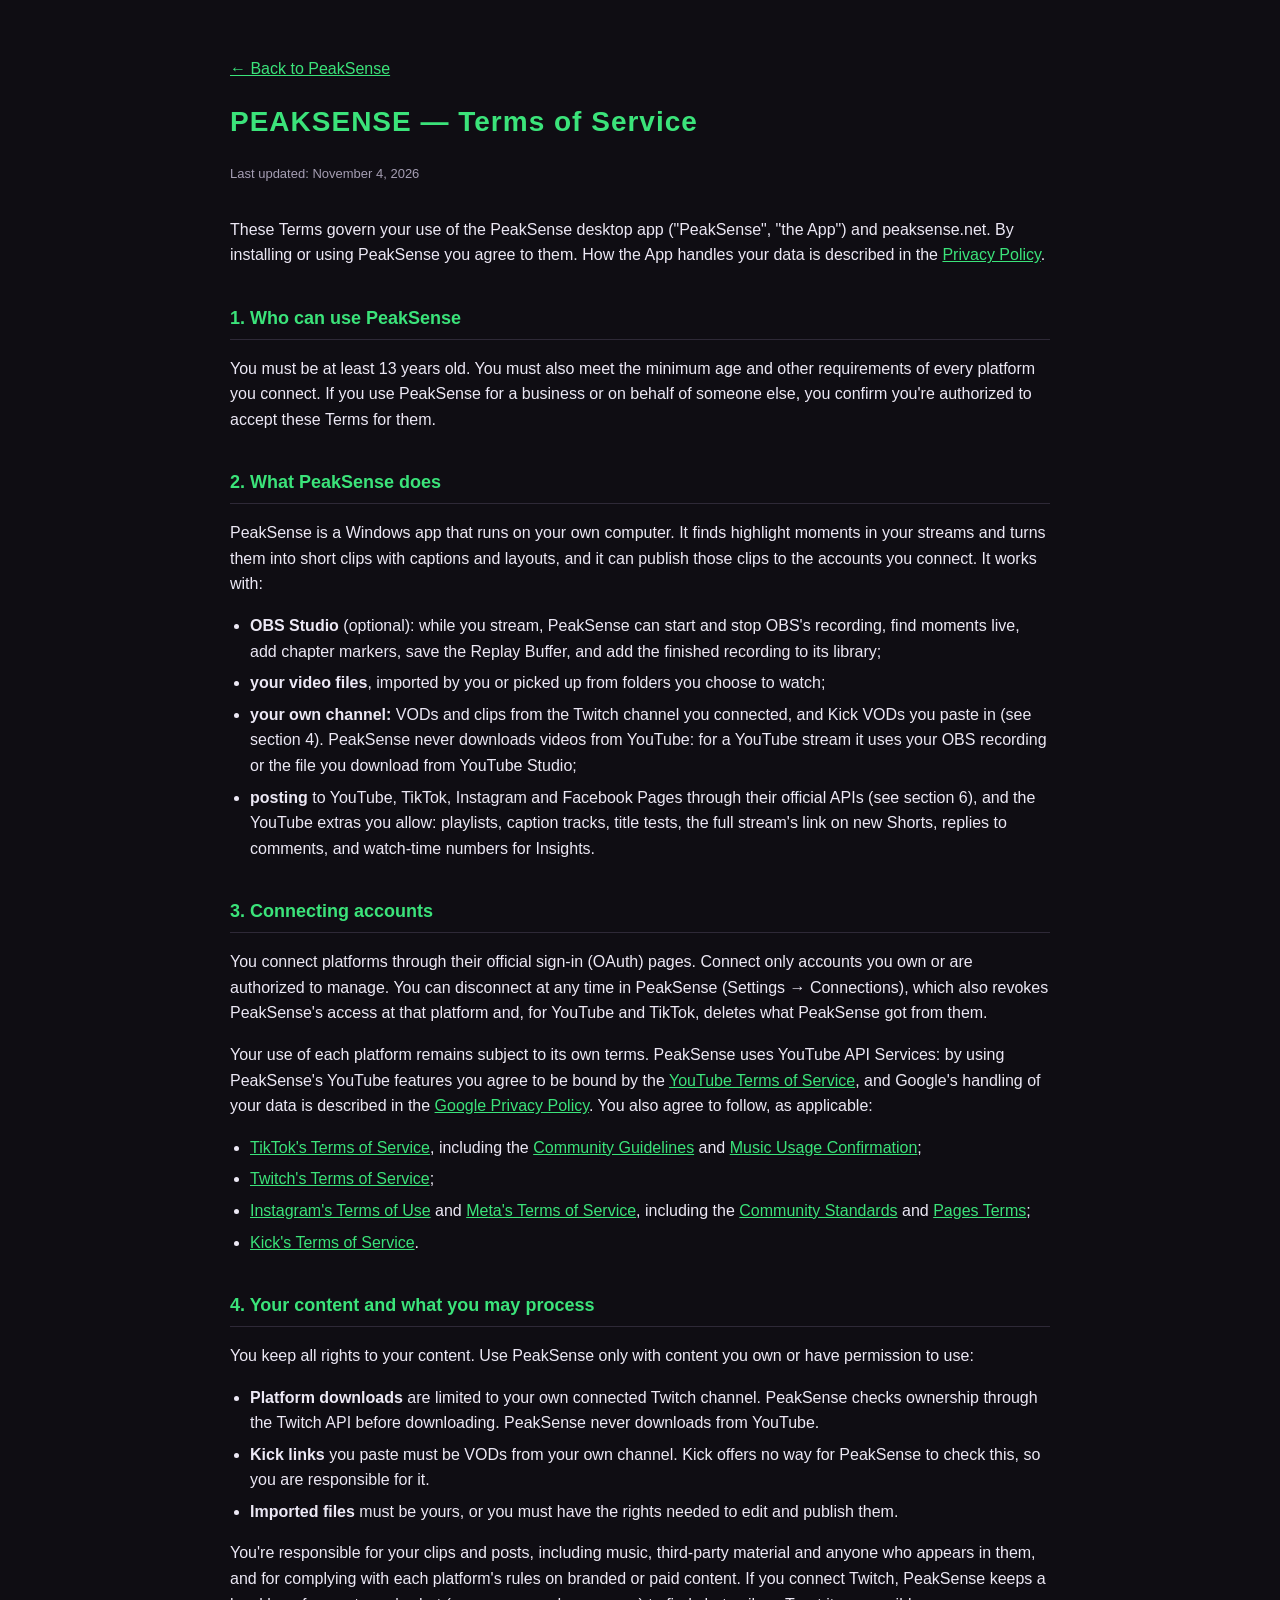
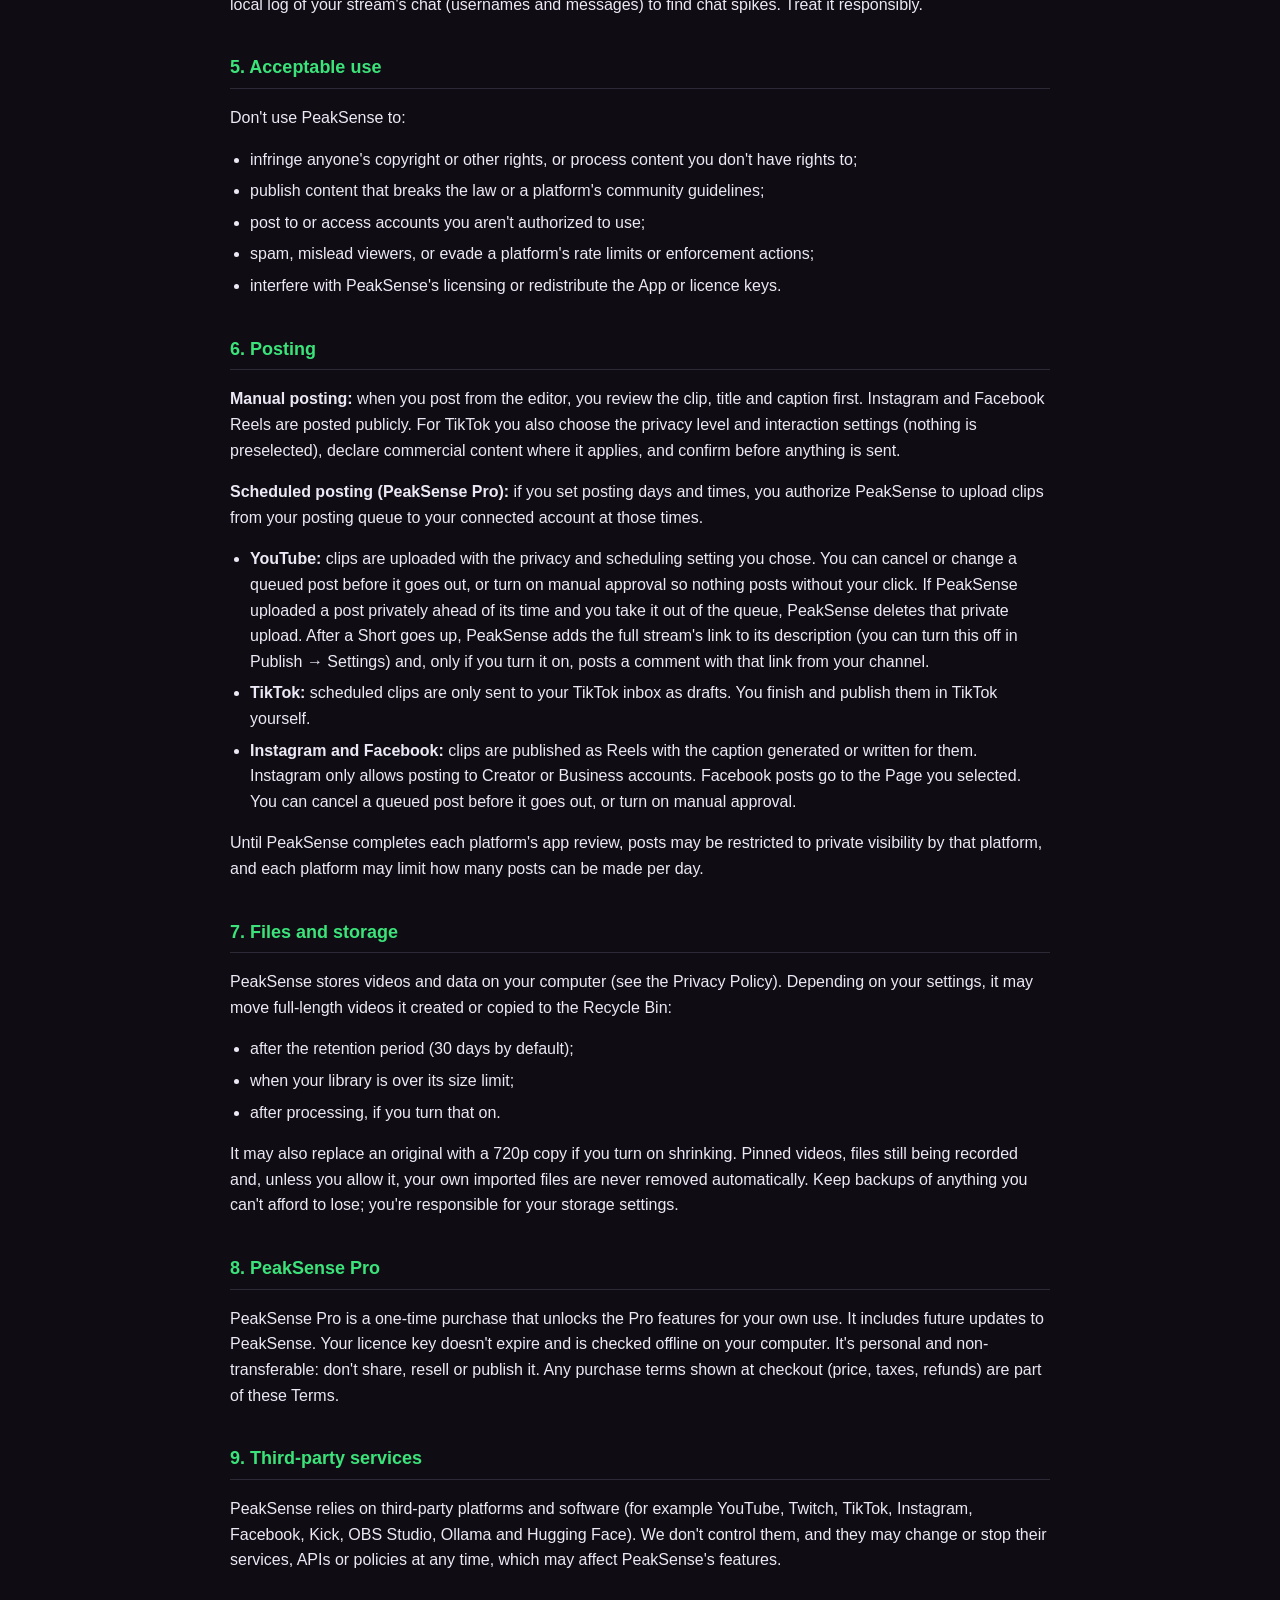
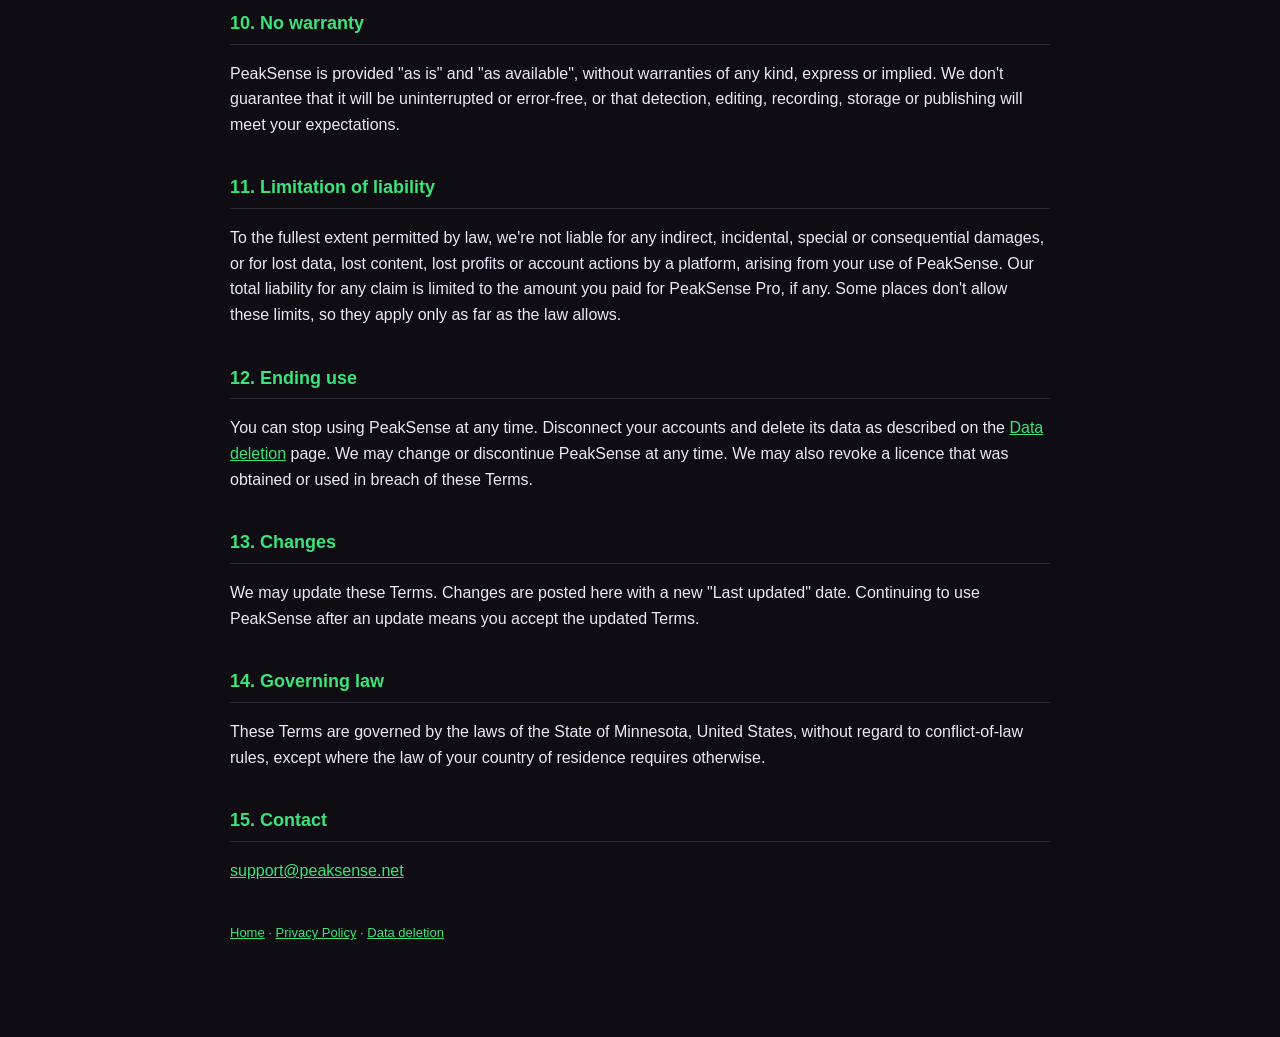
<file: terms.html>
<!DOCTYPE html>
<html lang="en">
<head>
<meta charset="UTF-8">
<meta name="viewport" content="width=device-width, initial-scale=1">
<link rel="icon" href="favicon.ico?v=3" sizes="any">
<link rel="icon" href="favicon.svg?v=3" type="image/svg+xml">
<link rel="apple-touch-icon" href="apple-touch-icon.png">
<title>PeakSense — Terms of Service</title>
<meta name="description" content="Terms of Service for the PeakSense desktop app and peaksense.net.">
<link rel="canonical" href="https://peaksense.net/terms.html">
<style>
  body {
    background: #0f0d13;
    color: #ece8f5;
    font-family: 'Segoe UI', sans-serif;
    max-width: 820px;
    margin: 0 auto;
    padding: 40px 24px 80px;
    line-height: 1.6;
  }
  h1 { color: #3be37a; letter-spacing: 1px; font-size: 28px; }
  h2 { color: #3be37a; font-size: 18px; margin-top: 36px; border-bottom: 1px solid #2e2937; padding-bottom: 6px; }
  a { color: #3be37a; overflow-wrap: anywhere; }
  .updated { color: #a59eb3; font-size: 13px; margin-bottom: 32px; }
  ul { padding-left: 20px; }
  li { margin-bottom: 6px; }
</style>
</head>
<body>
  <p><a href="./">← Back to PeakSense</a></p>
  <h1>PEAKSENSE — Terms of Service</h1>
  <div class="updated">Last updated: November 4, 2026</div>

  <p>These Terms govern your use of the PeakSense desktop app ("PeakSense", "the App") and peaksense.net. By installing or using PeakSense you agree to them. How the App handles your data is described in the <a href="privacy.html">Privacy Policy</a>.</p>

  <h2>1. Who can use PeakSense</h2>
  <p>You must be at least 13 years old. You must also meet the minimum age and other requirements of every platform you connect. If you use PeakSense for a business or on behalf of someone else, you confirm you're authorized to accept these Terms for them.</p>

  <h2>2. What PeakSense does</h2>
  <p>PeakSense is a Windows app that runs on your own computer. It finds highlight moments in your streams and turns them into short clips with captions and layouts, and it can publish those clips to the accounts you connect. It works with:</p>
  <ul>
    <li><strong>OBS Studio</strong> (optional): while you stream, PeakSense can start and stop OBS's recording, find moments live, add chapter markers, save the Replay Buffer, and add the finished recording to its library;</li>
    <li><strong>your video files</strong>, imported by you or picked up from folders you choose to watch;</li>
    <li><strong>your own channel:</strong> VODs and clips from the Twitch channel you connected, and Kick VODs you paste in (see section 4). PeakSense never downloads videos from YouTube: for a YouTube stream it uses your OBS recording or the file you download from YouTube Studio;</li>
    <li><strong>posting</strong> to YouTube, TikTok, Instagram and Facebook Pages through their official APIs (see section 6), and the YouTube extras you allow: playlists, caption tracks, title tests, the full stream's link on new Shorts, replies to comments, and watch-time numbers for Insights.</li>
  </ul>

  <h2>3. Connecting accounts</h2>
  <p>You connect platforms through their official sign-in (OAuth) pages. Connect only accounts you own or are authorized to manage. You can disconnect at any time in PeakSense (Settings → Connections), which also revokes PeakSense's access at that platform and, for YouTube and TikTok, deletes what PeakSense got from them.</p>
  <p>Your use of each platform remains subject to its own terms. PeakSense uses YouTube API Services: by using PeakSense's YouTube features you agree to be bound by the <a href="https://www.youtube.com/t/terms" target="_blank" rel="noopener">YouTube Terms of Service</a>, and Google's handling of your data is described in the <a href="https://policies.google.com/privacy" target="_blank" rel="noopener">Google Privacy Policy</a>. You also agree to follow, as applicable:</p>
  <ul>
    <li><a href="https://www.tiktok.com/legal/page/us/terms-of-service/en" target="_blank" rel="noopener">TikTok's Terms of Service</a>, including the <a href="https://www.tiktok.com/community-guidelines" target="_blank" rel="noopener">Community Guidelines</a> and <a href="https://www.tiktok.com/legal/page/global/music-usage-confirmation/en" target="_blank" rel="noopener">Music Usage Confirmation</a>;</li>
    <li><a href="https://legal.twitch.com/legal/terms-of-service/" target="_blank" rel="noopener">Twitch's Terms of Service</a>;</li>
    <li><a href="https://help.instagram.com/581066165581870" target="_blank" rel="noopener">Instagram's Terms of Use</a> and <a href="https://www.facebook.com/terms.php" target="_blank" rel="noopener">Meta's Terms of Service</a>, including the <a href="https://transparency.meta.com/policies/community-standards/" target="_blank" rel="noopener">Community Standards</a> and <a href="https://www.facebook.com/policies_center/pages_groups_events" target="_blank" rel="noopener">Pages Terms</a>;</li>
    <li><a href="https://kick.com/terms-of-service" target="_blank" rel="noopener">Kick's Terms of Service</a>.</li>
  </ul>

  <h2>4. Your content and what you may process</h2>
  <p>You keep all rights to your content. Use PeakSense only with content you own or have permission to use:</p>
  <ul>
    <li><strong>Platform downloads</strong> are limited to your own connected Twitch channel. PeakSense checks ownership through the Twitch API before downloading. PeakSense never downloads from YouTube.</li>
    <li><strong>Kick links</strong> you paste must be VODs from your own channel. Kick offers no way for PeakSense to check this, so you are responsible for it.</li>
    <li><strong>Imported files</strong> must be yours, or you must have the rights needed to edit and publish them.</li>
  </ul>
  <p>You're responsible for your clips and posts, including music, third-party material and anyone who appears in them, and for complying with each platform's rules on branded or paid content. If you connect Twitch, PeakSense keeps a local log of your stream's chat (usernames and messages) to find chat spikes. Treat it responsibly.</p>

  <h2>5. Acceptable use</h2>
  <p>Don't use PeakSense to:</p>
  <ul>
    <li>infringe anyone's copyright or other rights, or process content you don't have rights to;</li>
    <li>publish content that breaks the law or a platform's community guidelines;</li>
    <li>post to or access accounts you aren't authorized to use;</li>
    <li>spam, mislead viewers, or evade a platform's rate limits or enforcement actions;</li>
    <li>interfere with PeakSense's licensing or redistribute the App or licence keys.</li>
  </ul>

  <h2>6. Posting</h2>
  <p><strong>Manual posting:</strong> when you post from the editor, you review the clip, title and caption first. Instagram and Facebook Reels are posted publicly. For TikTok you also choose the privacy level and interaction settings (nothing is preselected), declare commercial content where it applies, and confirm before anything is sent.</p>
  <p><strong>Scheduled posting (PeakSense Pro):</strong> if you set posting days and times, you authorize PeakSense to upload clips from your posting queue to your connected account at those times.</p>
  <ul>
    <li><strong>YouTube:</strong> clips are uploaded with the privacy and scheduling setting you chose. You can cancel or change a queued post before it goes out, or turn on manual approval so nothing posts without your click. If PeakSense uploaded a post privately ahead of its time and you take it out of the queue, PeakSense deletes that private upload. After a Short goes up, PeakSense adds the full stream's link to its description (you can turn this off in Publish → Settings) and, only if you turn it on, posts a comment with that link from your channel.</li>
    <li><strong>TikTok:</strong> scheduled clips are only sent to your TikTok inbox as drafts. You finish and publish them in TikTok yourself.</li>
    <li><strong>Instagram and Facebook:</strong> clips are published as Reels with the caption generated or written for them. Instagram only allows posting to Creator or Business accounts. Facebook posts go to the Page you selected. You can cancel a queued post before it goes out, or turn on manual approval.</li>
  </ul>
  <p>Until PeakSense completes each platform's app review, posts may be restricted to private visibility by that platform, and each platform may limit how many posts can be made per day.</p>

  <h2>7. Files and storage</h2>
  <p>PeakSense stores videos and data on your computer (see the Privacy Policy). Depending on your settings, it may move full-length videos it created or copied to the Recycle Bin:</p>
  <ul>
    <li>after the retention period (30 days by default);</li>
    <li>when your library is over its size limit;</li>
    <li>after processing, if you turn that on.</li>
  </ul>
  <p>It may also replace an original with a 720p copy if you turn on shrinking. Pinned videos, files still being recorded and, unless you allow it, your own imported files are never removed automatically. Keep backups of anything you can't afford to lose; you're responsible for your storage settings.</p>

  <h2>8. PeakSense Pro</h2>
  <p>PeakSense Pro is a one-time purchase that unlocks the Pro features for your own use. It includes future updates to PeakSense. Your licence key doesn't expire and is checked offline on your computer. It's personal and non-transferable: don't share, resell or publish it. Any purchase terms shown at checkout (price, taxes, refunds) are part of these Terms.</p>

  <h2>9. Third-party services</h2>
  <p>PeakSense relies on third-party platforms and software (for example YouTube, Twitch, TikTok, Instagram, Facebook, Kick, OBS Studio, Ollama and Hugging Face). We don't control them, and they may change or stop their services, APIs or policies at any time, which may affect PeakSense's features.</p>

  <h2>10. No warranty</h2>
  <p>PeakSense is provided "as is" and "as available", without warranties of any kind, express or implied. We don't guarantee that it will be uninterrupted or error-free, or that detection, editing, recording, storage or publishing will meet your expectations.</p>

  <h2>11. Limitation of liability</h2>
  <p>To the fullest extent permitted by law, we're not liable for any indirect, incidental, special or consequential damages, or for lost data, lost content, lost profits or account actions by a platform, arising from your use of PeakSense. Our total liability for any claim is limited to the amount you paid for PeakSense Pro, if any. Some places don't allow these limits, so they apply only as far as the law allows.</p>

  <h2>12. Ending use</h2>
  <p>You can stop using PeakSense at any time. Disconnect your accounts and delete its data as described on the <a href="data-deletion.html">Data deletion</a> page. We may change or discontinue PeakSense at any time. We may also revoke a licence that was obtained or used in breach of these Terms.</p>

  <h2>13. Changes</h2>
  <p>We may update these Terms. Changes are posted here with a new "Last updated" date. Continuing to use PeakSense after an update means you accept the updated Terms.</p>

  <h2>14. Governing law</h2>
  <p>These Terms are governed by the laws of the State of Minnesota, United States, without regard to conflict-of-law rules, except where the law of your country of residence requires otherwise.</p>

  <h2>15. Contact</h2>
  <p><a href="mailto:support@peaksense.net">support@peaksense.net</a></p>

  <p style="margin-top:40px; font-size:13px; color:#a59eb3;"><a href="./">Home</a> · <a href="privacy.html">Privacy Policy</a> · <a href="data-deletion.html">Data deletion</a></p>
</body>
</html>
</file>
<file: site.css>
/* PeakSense site. Same palette as the app's Dark theme: black first,
   green only on buttons and peaks. Flat surfaces, no glows. Motion is
   slow and filmic (the hero scene, a fade up as things come into view) and
   switches off for anyone who asks their system for less motion. */
@font-face { font-family: "Figtree"; src: url("fonts/Figtree-latin-var.woff2") format("woff2"); font-weight: 300 900; font-display: swap; }
@font-face { font-family: "Archivo"; src: url("fonts/Archivo-latin-var.woff2") format("woff2"); font-weight: 100 900; font-stretch: 62% 125%; font-display: swap; }

:root {
  color-scheme: dark;
  --bg: #0f0d13;
  --panel: #19161f;
  --inset: #141118;
  --border: #2e2937;
  --text: #efebf6;
  --muted: #a59eb3;
  --green: #3be37a;
  --on-green: #0c0b10;
  --maxw: 1200px;
  --display: "Archivo", "Arial Narrow", Arial, sans-serif;
  --body: "Figtree", system-ui, -apple-system, "Segoe UI", sans-serif;
}

* { box-sizing: border-box; }
html { scroll-behavior: auto; }
body { margin: 0; background: var(--bg); color: var(--text); font: 16px/1.6 var(--body); -webkit-font-smoothing: antialiased; }
img, svg { max-width: 100%; }
a { color: var(--text); text-decoration-color: color-mix(in srgb, var(--green) 70%, transparent); text-underline-offset: 3px; }
a:hover { color: var(--green); }
:focus-visible { outline: 2px solid var(--green); outline-offset: 3px; border-radius: 4px; }
h1, h2, h3 { font-family: var(--display); line-height: 1.12; margin: 0; text-wrap: balance; }
h1 { font-size: clamp(36px, 6.4vw, 64px); font-weight: 800; font-stretch: 112%; letter-spacing: -0.015em; }
h2 { font-size: clamp(26px, 3.6vw, 36px); font-weight: 750; font-stretch: 108%; }
h3 { font-size: 19px; font-weight: 700; font-stretch: 104%; }
p { margin: 0; }
.muted { color: var(--muted); }
.sr-only { position: absolute; width: 1px; height: 1px; overflow: hidden; clip: rect(0 0 0 0); white-space: nowrap; }
.skip { position: absolute; left: 12px; top: -48px; background: var(--green); color: var(--on-green); padding: 8px 14px; border-radius: 8px; font-weight: 700; z-index: 20; }
.skip:focus { top: 12px; }

.wrap { max-width: var(--maxw); margin: 0 auto; padding: 0 20px; }
section { padding: 72px 0; }
section + section { border-top: 1px solid var(--border); }
.section-head { display: grid; gap: 12px; margin-bottom: 36px; max-width: 680px; }
.section-head p { color: var(--muted); font-size: 18px; }

/* nav */
.nav { position: sticky; top: 0; z-index: 10; background: color-mix(in srgb, var(--bg) 92%, transparent); border-bottom: 1px solid var(--border); backdrop-filter: blur(8px); }
.nav .wrap { display: flex; align-items: center; gap: 24px; height: 64px; }
.brand { display: inline-flex; align-items: center; text-decoration: none; }
.brand img { height: 26px; width: auto; display: block; }
.nav-links { display: flex; gap: 22px; margin-left: auto; align-items: center; }
.nav-links a { text-decoration: none; color: var(--muted); font-weight: 500; font-size: 15px; }
.nav-links a:hover, .nav-links a[aria-current="page"] { color: var(--text); }
.nav-toggle { display: none; margin-left: auto; background: none; border: 1px solid var(--border); color: var(--text); border-radius: 8px; padding: 6px 12px; font: inherit; cursor: pointer; }
@media (max-width: 760px) {
  .nav-toggle { display: block; }
  .nav-links { display: none; position: absolute; top: 64px; left: 0; right: 0; flex-direction: column; align-items: stretch; gap: 0; background: var(--bg); border-bottom: 1px solid var(--border); padding: 8px 20px 16px; }
  .nav-links a { padding: 10px 0; }
  .nav.open .nav-links { display: flex; }
}

/* buttons */
.btn { display: inline-flex; align-items: center; justify-content: center; gap: 8px; min-height: 44px; padding: 10px 20px; border-radius: 10px; font: 600 16px/1.2 var(--body); text-decoration: none; border: 1px solid var(--border); color: var(--text); background: var(--panel); cursor: pointer; }
.btn:hover { border-color: var(--muted); color: var(--text); }
.btn-primary { background: var(--green); border-color: var(--green); color: var(--on-green); }
.btn-primary:hover { background: color-mix(in srgb, var(--green) 88%, white); color: var(--on-green); border-color: transparent; }
.nav-links .btn { min-height: 38px; padding: 7px 16px; font-size: 15px; color: var(--on-green); }

/* hero */
.hero { padding: 80px 0 64px; border-bottom: 1px solid var(--border); }
.hero .wrap { display: grid; gap: 40px; }
.hero-copy { display: grid; gap: 20px; max-width: 760px; }
.hero-copy .lede { font-size: 19px; color: var(--muted); max-width: 640px; }
.hero-actions { display: flex; flex-wrap: wrap; gap: 12px; margin-top: 8px; }
.fine { font-size: 14px; color: var(--muted); }

/* VOD timeline */
.timeline { background: var(--panel); border: 1px solid var(--border); border-radius: 14px; padding: 20px 22px 18px; }
.tl-head { display: flex; justify-content: space-between; gap: 16px; flex-wrap: wrap; font-size: 14px; color: var(--muted); margin-bottom: 14px; }
.tl-head b { color: var(--text); font-weight: 600; }
.tl-plot { display: block; width: 100%; height: auto; }
.tl-axis { position: relative; height: 14px; font: 500 12px/1 var(--body); color: var(--muted); margin-top: 6px; font-variant-numeric: tabular-nums; }
.tl-axis span { position: absolute; top: 0; }
.tl-axis span:not(:first-child):not(:last-child) { transform: translateX(-50%); }
.tl-clips { display: grid; grid-template-columns: repeat(3, 1fr); gap: 12px; margin-top: 18px; }
.tl-clip { background: var(--inset); border: 1px solid var(--border); border-radius: 10px; padding: 12px 14px; display: grid; gap: 2px; }
.tl-clip .t { font: 600 13px/1.3 var(--body); color: var(--green); font-variant-numeric: tabular-nums; }
.tl-clip .w { font-size: 15px; }
@media (max-width: 640px) { .tl-clips { grid-template-columns: 1fr; } }

.facts { display: flex; flex-wrap: wrap; gap: 8px 28px; list-style: none; padding: 0; margin: 0; color: var(--muted); font-size: 15px; }
.facts li::before { content: ""; display: inline-block; width: 7px; height: 7px; border-radius: 2px; background: var(--green); margin-right: 10px; vertical-align: 2px; }

/* three things */
.three { display: grid; grid-template-columns: repeat(3, 1fr); gap: 20px; }
.three article { display: grid; gap: 10px; align-content: start; }
.three p { color: var(--muted); }
.three a { font-weight: 600; font-size: 15px; }
@media (max-width: 820px) { .three { grid-template-columns: 1fr; gap: 32px; } }

/* why I built this (hidden until filled in) */
.why { display: grid; grid-template-columns: 96px 1fr; gap: 24px; align-items: start; max-width: 760px; }
.why img { width: 96px; height: 96px; border-radius: 50%; object-fit: cover; border: 1px solid var(--border); }
.why blockquote { margin: 0; font-size: 20px; line-height: 1.55; }
.why .who { margin-top: 12px; color: var(--muted); font-size: 15px; }

/* real clips (hidden until filled in) */
.shorts { display: grid; grid-template-columns: repeat(3, 1fr); gap: 16px; }
.shorts video { width: 100%; aspect-ratio: 9 / 16; background: var(--inset); border: 1px solid var(--border); border-radius: 12px; object-fit: cover; }
@media (max-width: 640px) { .shorts { grid-template-columns: 1fr 1fr; } }

/* feature groups */
.group { display: grid; grid-template-columns: 260px 1fr; gap: 40px; }
.group + .group { margin-top: 56px; padding-top: 56px; border-top: 1px solid var(--border); }
.group > header { display: grid; gap: 10px; align-content: start; }
.group > header p { color: var(--muted); }
.items { display: grid; grid-template-columns: 1fr 1fr; gap: 28px 32px; }
.items div { display: grid; gap: 6px; align-content: start; }
.items h3 { font-size: 17px; }
.items p { color: var(--muted); font-size: 15px; }
.tag { display: inline-block; font: 600 11px/1 var(--body); letter-spacing: .04em; text-transform: uppercase; color: var(--green); border: 1px solid color-mix(in srgb, var(--green) 45%, transparent); border-radius: 5px; padding: 3px 6px; vertical-align: 2px; margin-left: 6px; }
@media (max-width: 820px) { .group { grid-template-columns: 1fr; gap: 20px; } .items { grid-template-columns: 1fr; } }

/* tables */
.table-wrap { overflow-x: auto; border: 1px solid var(--border); border-radius: 12px; }
table { width: 100%; border-collapse: collapse; font-size: 15px; }
th, td { text-align: left; padding: 12px 16px; border-bottom: 1px solid var(--border); vertical-align: top; }
thead th { font: 600 14px/1.3 var(--body); color: var(--muted); background: var(--panel); white-space: nowrap; }
tbody th { font-weight: 600; }
tr:last-child td, tr:last-child th { border-bottom: 0; }
/* Comparison tables: colour says who's ahead at a glance, and a mark says
   it without colour too (✓ yes, ✗ no). */
thead th.us { color: var(--green); }
td.us { font-weight: 600; background: color-mix(in srgb, var(--green) 6%, transparent); box-shadow: inset 3px 0 0 var(--green); }
td.yes { color: var(--green); }
td.no { color: #ff7a7a; }
td.partial { color: #ffc24d; }
td.na { color: var(--muted); }
td.us.yes, td.us { color: var(--green); }
td .sub { display: block; margin-top: 2px; font-size: 13px; font-weight: 500; color: var(--muted); line-height: 1.4; }
td.us .sub { color: color-mix(in srgb, var(--text) 70%, transparent); }
tbody tr:hover td, tbody tr:hover th { background-color: rgba(255,255,255,0.02); }
.note { font-size: 14px; color: var(--muted); margin-top: 14px; max-width: 820px; }

/* pricing */
.plans { display: grid; grid-template-columns: 1fr 1fr; gap: 20px; max-width: 900px; margin: 0 auto; }
.plan { background: var(--panel); border: 1px solid var(--border); border-radius: 14px; padding: 22px 24px; display: grid; gap: 16px; align-content: start; }
.plan.pro { border-color: color-mix(in srgb, var(--green) 55%, var(--border)); }
.price { font: 800 36px/1 var(--display); font-stretch: 110%; }
.price small { font: 500 16px var(--body); color: var(--muted); margin-left: 6px; }
.plan ul { list-style: none; padding: 0; margin: 0; display: grid; gap: 10px; }
.plan li { padding-left: 22px; position: relative; font-size: 15px; }
.plan li::before { content: ""; position: absolute; left: 2px; top: 8px; width: 9px; height: 5px; border-left: 2px solid var(--green); border-bottom: 2px solid var(--green); transform: rotate(-45deg); }
@media (max-width: 760px) { .plans { grid-template-columns: 1fr; } }

/* FAQ */
.faq { display: grid; gap: 10px; max-width: 820px; margin: 0 auto; }
.faq details { background: var(--panel); border: 1px solid var(--border); border-radius: 12px; padding: 0 20px; }
.faq summary { cursor: pointer; font-weight: 600; padding: 16px 0; list-style: none; display: flex; justify-content: space-between; gap: 16px; }
.faq summary::-webkit-details-marker { display: none; }
.faq summary::after { content: "+"; color: var(--muted); font-weight: 400; font-size: 20px; line-height: 1; }
.faq details[open] summary::after { content: "\2212"; }
.faq details p { color: var(--muted); padding-bottom: 18px; }

/* launch list */
.notify { background: var(--panel); border: 1px solid var(--border); border-radius: 14px; padding: 32px; display: grid; gap: 14px; max-width: 680px; }

/* footer */
footer { border-top: 1px solid var(--border); padding: 48px 0 40px; color: var(--muted); font-size: 14px; }
footer .wrap { display: grid; grid-template-columns: 1.4fr repeat(3, 1fr); gap: 32px; }
footer h2 { font: 600 14px/1.3 var(--body); color: var(--text); margin-bottom: 10px; }
footer ul { list-style: none; padding: 0; margin: 0; display: grid; gap: 8px; }
footer a { color: var(--muted); text-decoration: none; }
footer a:hover { color: var(--text); }
footer .legal { grid-column: 1 / -1; border-top: 1px solid var(--border); padding-top: 20px; }
@media (max-width: 760px) { footer .wrap { grid-template-columns: 1fr 1fr; } footer .wrap > :first-child { grid-column: 1 / -1; } }

/* Hero: copy on the left, the real app on the right */
.hero-grid { display: grid; grid-template-columns: minmax(0, 1fr) minmax(0, 1.25fr); gap: 48px; align-items: center; }
.hero-grid h1 { font-size: clamp(34px, 4.2vw, 54px); }
.hero-shot { margin: 0; border: 1px solid var(--border); border-radius: 14px; overflow: hidden; background: var(--panel); box-shadow: 0 24px 60px rgba(0,0,0,.45); }
.hero-shot img { display: block; width: 100%; height: auto; }
@media (max-width: 900px) { .hero-grid { grid-template-columns: 1fr; gap: 32px; } }
@media (max-width: 640px) {
  table { font-size: 14px; }
  th, td { padding: 10px 10px; }
  tbody th, thead th:first-child { width: 34%; }
  thead th { white-space: normal; }
  td .sub { font-size: 12px; }
}

/* ---------- The opening scene (home) ----------
   A stream's activity line draws across a dark, letterboxed frame; its
   three peaks light up and a Short rises out of each. Pure HTML/CSS. */
.cine { position: relative; overflow: hidden; border-bottom: 1px solid var(--border); background:
  radial-gradient(120% 90% at 50% 0%, #1d1826 0%, var(--bg) 62%); isolation: isolate; }
.cine::before { /* film grain */
  content: ""; position: absolute; inset: -50%; z-index: 3; pointer-events: none; opacity: .07; mix-blend-mode: overlay;
  background-image: url("data:image/svg+xml,%3Csvg xmlns='http://www.w3.org/2000/svg' width='160' height='160'%3E%3Cfilter id='n'%3E%3CfeTurbulence type='fractalNoise' baseFrequency='.9' numOctaves='2' stitchTiles='stitch'/%3E%3C/filter%3E%3Crect width='100%25' height='100%25' filter='url(%23n)'/%3E%3C/svg%3E");
  animation: grain 1.2s steps(6) infinite; }
.cine::after { /* vignette */
  content: ""; position: absolute; inset: 0; z-index: 2; pointer-events: none;
  background: radial-gradient(90% 80% at 50% 45%, transparent 55%, rgba(0,0,0,.65) 100%); }
@keyframes grain { 0% { transform: translate(0,0); } 20% { transform: translate(-3%,2%); } 40% { transform: translate(2%,-3%); }
  60% { transform: translate(-2%,-1%); } 80% { transform: translate(3%,1%); } 100% { transform: translate(0,0); } }
.cine-bars { position: absolute; left: 0; right: 0; height: 0; background: #000; z-index: 4; animation: bars 1.4s cubic-bezier(.2,.7,.2,1) .1s forwards; }
.cine-bars.top { top: 0; } .cine-bars.bottom { bottom: 0; }
@keyframes bars { to { height: clamp(10px, 2.4vw, 26px); } }
.cine-backdrop { position: absolute; inset: -6%; z-index: 0; background: url("app-home.webp") center / cover no-repeat;
  opacity: .06; filter: blur(10px) saturate(.7); animation: pushin 26s ease-out forwards; }
@keyframes pushin { from { transform: scale(1.12) translateY(2%); } to { transform: scale(1.0) translateY(0); } }
.cine .wrap { position: relative; z-index: 5; display: grid; gap: 22px; justify-items: center; text-align: center;
  padding-top: clamp(64px, 9vw, 120px); padding-bottom: 0; }
.cine h1 { font-size: clamp(38px, 6vw, 76px); max-width: 20ch; }
.cine h1 .dim { color: var(--muted); }
.cine .lede { font-size: clamp(17px, 1.6vw, 20px); color: var(--muted); max-width: 640px; }
.cine .hero-actions { justify-content: center; }
.cine-copy > * { opacity: 0; transform: translateY(14px); animation: rise .9s cubic-bezier(.2,.7,.2,1) forwards; }
.cine-copy > :nth-child(1) { animation-delay: .35s; } .cine-copy > :nth-child(2) { animation-delay: .6s; }
.cine-copy > :nth-child(3) { animation-delay: .8s; } .cine-copy > :nth-child(4) { animation-delay: 1s; }
.cine-copy { display: grid; gap: 22px; justify-items: center; }
@keyframes rise { to { opacity: 1; transform: none; } }

.scene { position: relative; width: 100%; max-width: 1100px; aspect-ratio: 1100 / 520; margin-top: 20px; }
.scene svg { position: absolute; inset: auto 0 0 0; width: 100%; height: 40%; overflow: visible; }
.scene .line { fill: none; stroke: var(--muted); stroke-width: 1.6; stroke-linejoin: round; vector-effect: non-scaling-stroke;
  stroke-dasharray: 1; stroke-dashoffset: 1; animation: draw 3.2s cubic-bezier(.45,.05,.3,1) 1.1s forwards; }
.scene .area { fill: var(--text); fill-opacity: 0; animation: fadein 1.4s ease 3.6s forwards; }
@keyframes draw { to { stroke-dashoffset: 0; } }
@keyframes fadein { to { fill-opacity: .05; } }
.peak { position: absolute; bottom: 0; width: 2px; height: calc(var(--pk) * 40%); background: var(--green); transform-origin: bottom; transform: scaleY(0);
  animation: peakup .5s ease-out forwards; }
.peak::after { content: ""; position: absolute; left: 50%; top: -6px; width: 12px; height: 12px; margin-left: -6px; border-radius: 50%;
  background: var(--green); border: 2px solid var(--bg); }
@keyframes peakup { to { transform: scaleY(1); } }
.short { position: absolute; bottom: 45%; width: clamp(68px, 12vw, 150px); aspect-ratio: 9 / 16; border-radius: 14px; overflow: hidden;
  border: 1px solid color-mix(in srgb, var(--green) 40%, var(--border)); background: #0b0a0e; box-shadow: 0 30px 60px rgba(0,0,0,.6);
  opacity: 0; transform: translate(-50%, 40px) scale(.9); animation: shortup 1.1s cubic-bezier(.2,.7,.2,1) forwards; }
@keyframes shortup { to { opacity: 1; transform: translate(-50%, 0) scale(1); } }
.short .cam { height: 34%; background: linear-gradient(160deg, #3a2f4d, #1b1724); border-bottom: 1px solid #000; }
.short .game { position: absolute; inset: 34% 0 0 0; background: linear-gradient(170deg, #1e3a2c 0%, #12241b 45%, #2b2140 100%); }
.short .game::before { content: ""; position: absolute; inset: 0; background: repeating-linear-gradient(115deg, transparent 0 18px, rgba(255,255,255,.025) 18px 19px);
  animation: pan 6s linear infinite; }
@keyframes pan { to { background-position: 120px 0; } }
.short .cap { position: absolute; left: 6%; right: 6%; top: 58%; font: 900 clamp(9px, 1.2vw, 15px)/1.05 var(--display); font-stretch: 112%;
  text-transform: uppercase; color: #fff; text-align: center; text-shadow: 0 2px 0 #000, 0 0 6px #000; }
.short .cap b { color: var(--green); }
.short .tm { position: absolute; left: 8px; top: 8px; font: 600 10px/1 var(--body); color: #fff; background: rgba(0,0,0,.55);
  border-radius: 4px; padding: 3px 5px; font-variant-numeric: tabular-nums; }
.cine .facts { justify-content: center; padding: 26px 0 clamp(40px, 5vw, 64px); }
@media (max-width: 640px) { .scene { aspect-ratio: 1100 / 900; } .scene svg { height: 30%; } .peak { height: calc(var(--pk) * 30%); } .short { bottom: 36%; } .short .tm { display: none; } }

/* ---------- Things fade up as they come into view (site.js adds .in) ---------- */
.reveal { opacity: 0; transform: translateY(22px); transition: opacity .9s cubic-bezier(.2,.7,.2,1), transform .9s cubic-bezier(.2,.7,.2,1); }
.reveal.in { opacity: 1; transform: none; }
.no-js .reveal { opacity: 1; transform: none; }

/* ---------- The app, on a slow tilt into view ---------- */
.stage { perspective: 1600px; }
.stage-shot { margin: 0; border: 1px solid var(--border); border-radius: 16px; overflow: hidden; background: var(--panel);
  box-shadow: 0 40px 90px rgba(0,0,0,.55); transform: rotateX(14deg) scale(.94); transform-origin: 50% 0;
  transition: transform 1.4s cubic-bezier(.2,.7,.2,1); }
.stage-shot.in { transform: none; }
.stage-shot img { display: block; width: 100%; height: auto; }
.stage figcaption { text-align: center; color: var(--muted); font-size: 15px; margin-top: 18px; }

/* ---------- Everything after the stream (home tiles) ---------- */
.tiles { display: grid; grid-template-columns: repeat(3, 1fr); gap: 18px; }
.tile { display: grid; grid-template-rows: auto 1fr; background: var(--panel); border: 1px solid var(--border); border-radius: 14px;
  overflow: hidden; text-decoration: none; color: var(--text); transition: border-color .2s, transform .3s; }
.tile:hover { border-color: color-mix(in srgb, var(--green) 45%, var(--border)); transform: translateY(-3px); color: var(--text); }
.tile .ph { aspect-ratio: 16 / 9; background: var(--inset); border-bottom: 1px solid var(--border); overflow: hidden; }
.tile .ph img { width: 100%; height: 100%; object-fit: cover; object-position: top left; display: block; transition: transform 1.2s ease; }
.tile:hover .ph img { transform: scale(1.04); }
.tile .tx { padding: 18px 20px 20px; display: grid; gap: 6px; align-content: start; }
.tile .tx p { color: var(--muted); font-size: 15px; }
.tile .ph.pending { display: none; }
@media (max-width: 900px) { .tiles { grid-template-columns: 1fr 1fr; } }
@media (max-width: 600px) { .tiles { grid-template-columns: 1fr; } }

/* ---------- One night, start to finish ---------- */
.night { display: grid; grid-template-columns: repeat(4, 1fr); gap: 0; counter-reset: n; position: relative; }
.night::before { content: ""; position: absolute; left: 0; right: 0; top: 13px; height: 1px; background: var(--border); }
.night li { list-style: none; position: relative; padding: 36px 20px 0 0; display: grid; gap: 6px; align-content: start; }
.night li::before { content: ""; position: absolute; top: 7px; left: 0; width: 13px; height: 13px; border-radius: 50%; background: var(--bg);
  border: 2px solid var(--green); }
.night .when { font: 600 13px/1.3 var(--body); color: var(--green); font-variant-numeric: tabular-nums; letter-spacing: .02em; }
.night p { color: var(--muted); font-size: 15px; }
.night { padding: 0; margin: 0; }
@media (max-width: 820px) { .night { grid-template-columns: 1fr 1fr; row-gap: 28px; } .night::before { display: none; } }
@media (max-width: 520px) { .night { grid-template-columns: 1fr; } }

/* ---------- Feature scenes: words on one side, the app on the other ---------- */
.chapter { padding-top: 24px; }
.chapter + .chapter { margin-top: 72px; padding-top: 72px; border-top: 1px solid var(--border); }
.chapter > header { display: grid; gap: 10px; max-width: 680px; margin-bottom: 44px; }
.chapter > header .kicker { font: 600 13px/1 var(--body); letter-spacing: .08em; text-transform: uppercase; color: var(--green); }
.chapter > header p { color: var(--muted); font-size: 18px; }
.scene-row { display: grid; grid-template-columns: minmax(0, 5fr) minmax(0, 7fr); gap: 48px; align-items: center; }
.scene-row + .scene-row { margin-top: 64px; }
.scene-row.flip > .copy { order: 2; }
.scene-row .copy { display: grid; gap: 12px; align-content: start; }
.scene-row .copy p { color: var(--muted); }
.scene-row ul { margin: 4px 0 0; padding: 0; list-style: none; display: grid; gap: 8px; }
.scene-row li { padding-left: 20px; position: relative; font-size: 15px; }
.scene-row li::before { content: ""; position: absolute; left: 0; top: 9px; width: 7px; height: 7px; border-radius: 2px; background: var(--green); }
.shot { margin: 0; border: 1px solid var(--border); border-radius: 14px; overflow: hidden; background: var(--panel);
  box-shadow: 0 24px 60px rgba(0,0,0,.45); }
.shot img { display: block; width: 100%; height: auto; transition: transform 1.6s cubic-bezier(.2,.7,.2,1); }
.shot:hover img { transform: scale(1.025); }
.shot.tall { max-width: 360px; justify-self: center; }
/* A screenshot that isn't there yet: the words take the row (add ?shots to
   the address to see where each one goes). */
.shot.pending { display: none; }
.scene-row:has(.shot.pending) { grid-template-columns: minmax(0, 1fr); }
.show-shots .shot.pending, .show-shots .tile .ph.pending { display: grid; place-items: center; aspect-ratio: 16 / 10; border: 1px dashed var(--muted);
  background: var(--inset); color: var(--muted); font: 600 14px/1.4 var(--body); padding: 20px; text-align: center; }
.show-shots .shot.pending::after, .show-shots .tile .ph.pending::after { content: attr(data-shot); }
.show-shots .shot.pending img, .show-shots .tile .ph.pending img { display: none; }
.show-shots .scene-row:has(.shot.pending) { grid-template-columns: minmax(0, 5fr) minmax(0, 7fr); }
.minis { display: grid; grid-template-columns: repeat(3, 1fr); gap: 24px 28px; margin-top: 24px; }
.minis div { display: grid; gap: 4px; align-content: start; }
.minis h3 { font-size: 16px; }
.minis p { color: var(--muted); font-size: 15px; }
@media (max-width: 900px) {
  .scene-row, .show-shots .scene-row:has(.shot.pending) { grid-template-columns: 1fr; gap: 24px; }
  .scene-row.flip > .copy { order: 0; }
  .minis { grid-template-columns: 1fr 1fr; }
}
@media (max-width: 560px) { .minis { grid-template-columns: 1fr; } }
.chapter-nav { display: flex; flex-wrap: wrap; gap: 8px; margin-top: 8px; }
.chapter-nav a { text-decoration: none; font-size: 14px; color: var(--muted); border: 1px solid var(--border); border-radius: 999px; padding: 6px 14px; }
.chapter-nav a:hover { color: var(--text); border-color: var(--muted); }

@media (prefers-reduced-motion: reduce) {
  .cine::before, .cine-backdrop, .short .game::before { animation: none; }
  .cine-bars { animation: none; height: clamp(10px, 2.4vw, 26px); }
  .cine-copy > *, .short { animation: none; opacity: 1; transform: translate(-50%, 0); }
  .cine-copy > * { transform: none; }
  .scene .line { animation: none; stroke-dashoffset: 0; }
  .scene .area { animation: none; fill-opacity: .05; }
  .peak { animation: none; transform: none; }
  .reveal, .stage-shot { opacity: 1; transform: none; transition: none; }
  .tile, .tile .ph img, .shot img { transition: none; }
}

/* Features: the page's opening with the app beside it (no empty half). */
.page-hero { display: grid; grid-template-columns: minmax(0, 6fr) minmax(0, 5fr); gap: 48px; align-items: center; margin-bottom: 24px; }
.page-hero .section-head { margin-bottom: 0; }
.page-hero-shot { margin: 0; }
@media (max-width: 900px) { .page-hero { grid-template-columns: 1fr; } }
/* Pictures that are tall or close to square stay a sensible size. */
.shot.narrow { max-width: 460px; justify-self: center; width: 100%; }
/* Home: a link to the rest under each big feature. */
.scene-row .more { font-weight: 600; text-decoration: none; color: var(--green); margin-top: 4px; }
.scene-row .more::after { content: " \2192"; }
.more-all { margin-top: 56px; text-align: center; }
/* FAQ and Pro: centred. */
.head-center { margin-left: auto; margin-right: auto; text-align: center; }

/* Comparison on a phone: the row names stay put while the apps scroll. */
.swipe-hint { display: none; color: var(--muted); font-size: 14px; margin: 0 0 8px; }
@media (max-width: 760px) {
  .swipe-hint { display: block; }
  .wide-table table { min-width: 640px; font-size: 14px; }
  .wide-table tbody th, .wide-table thead th:first-child { position: sticky; left: 0; z-index: 1; background: var(--panel); min-width: 120px; box-shadow: 1px 0 0 var(--border); }
}

/* Features: each part's smaller items folded under one line. */
.more-box { margin-top: 48px; border-top: 1px solid var(--border); padding-top: 20px; }
.more-box > summary { cursor: pointer; list-style: none; font-weight: 600; color: var(--green); display: inline-flex; align-items: center; gap: 8px; }
.more-box > summary::-webkit-details-marker { display: none; }
.more-box > summary::before { content: "+"; display: inline-grid; place-items: center; width: 22px; height: 22px; border: 1px solid currentColor; border-radius: 6px; font-weight: 400; line-height: 1; }
.more-box[open] > summary::before { content: "\2212"; }
.scene-row + .scene-row { margin-top: 48px; }

/* Calmer pages: the pictures smaller and the words wider, a little less of everything. */
.scene-row { grid-template-columns: minmax(0, 1fr) minmax(0, 1fr); gap: 40px; }
.scene-row + .scene-row { margin-top: 44px; }
.scene-row > .shot { max-width: 480px; width: 100%; justify-self: center; box-shadow: 0 12px 32px rgba(0,0,0,.35); }
.scene-row > .shot.narrow { max-width: 340px; }
.scene-row > .shot.tall { max-width: 220px; }
.scene-row .copy p { font-size: 17px; }
.chapter + .chapter { margin-top: 56px; padding-top: 56px; }
.chapter > header { margin-bottom: 32px; }
.stage-shot { max-width: 960px; margin-left: auto; margin-right: auto; }
.page-hero-shot { max-width: 520px; justify-self: end; }
@media (max-width: 900px) { .scene-row > .shot { max-width: 420px; } .page-hero-shot { justify-self: center; } }
</file>
